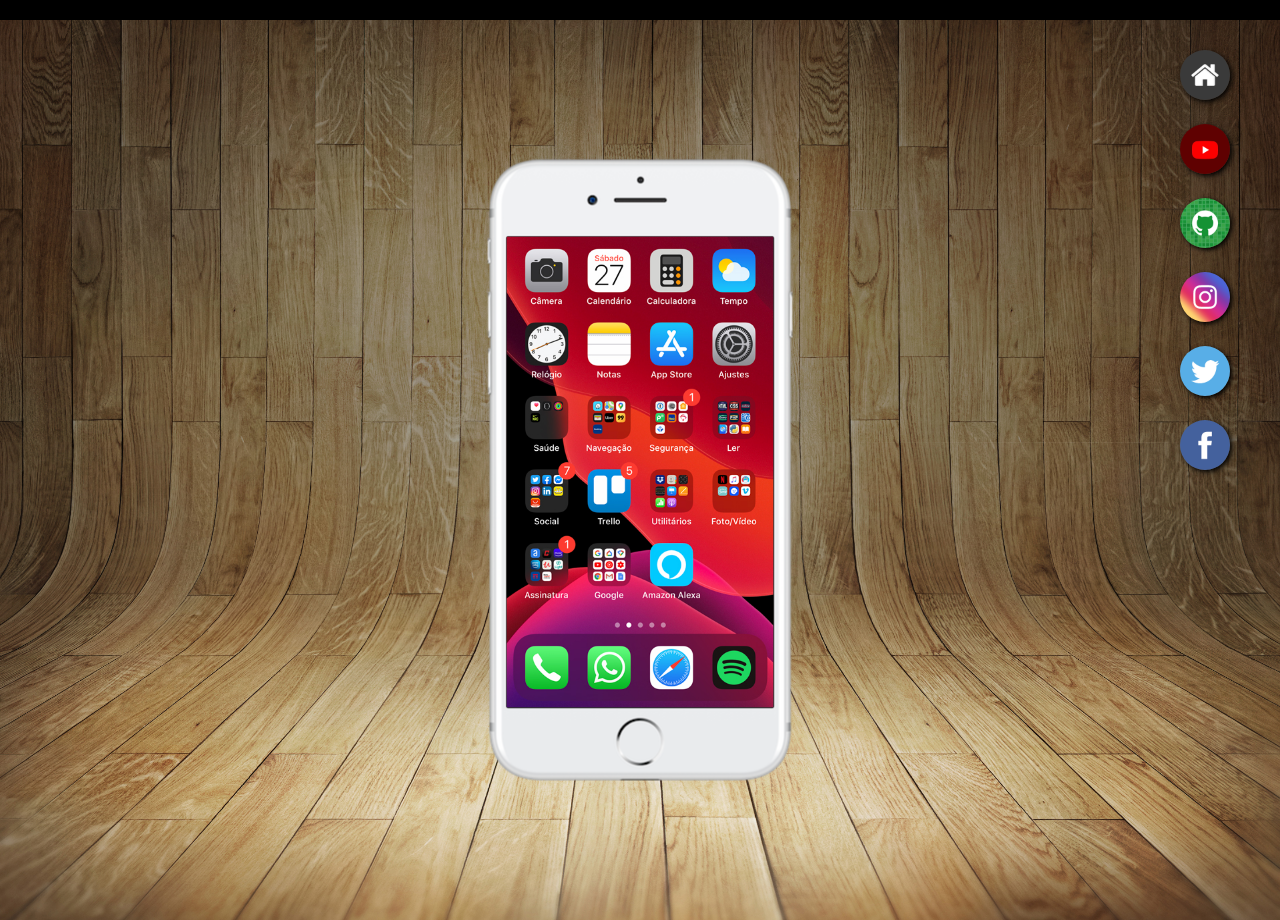
<file: index.html>
<!DOCTYPE html>
<html lang="pt-br">
<head>
    <meta charset="UTF-8">
    <meta http-equiv="X-UA-Compatible" content="IE=edge">
    <meta name="viewport" content="width=device-width, initial-scale=1.0">
    <title>Projeto Redes Sociais</title>
    <link rel="shortcut icon" href="favicon.ico" type="image/x-icon">
    <link rel="stylesheet" href="estilos/estilos.css">
</head>
<body>
    <main>
        <section id="telefone">
            <iframe src="home.html" frameborder="0" name="tela" id="tela">
                Seu navegador não é compatível com isso!
            </iframe>
        </section>
        <section id="redes-sociais">
            <a href="home.html" target="tela"><img src="imagens/logo-home.jpg" alt="home"></a><br>

            <a href="youtube.html" target="tela"><img src="imagens/logo-youtube.jpg" alt="youtube"></a><br>

            <a href="github.html" target="tela"><img src="imagens/logo-github.jpg" alt="github"></a><br>

            <a href="instagram.html" target="tela"><img src="imagens/logo-instagram.jpg" alt="instagram"></a><br>

            <a href="twitter.html" target="tela"><img src="imagens/logo-twitter.jpg" alt="twitter"></a><br>

            <a href="facebook.html" target="tela"><img src="imagens/logo-facebook.jpg" alt="facebook"></a><br>
        </section>
    </main>

    <!-- Grid Layout / FlexBox -->
</body>
</html>
</file>
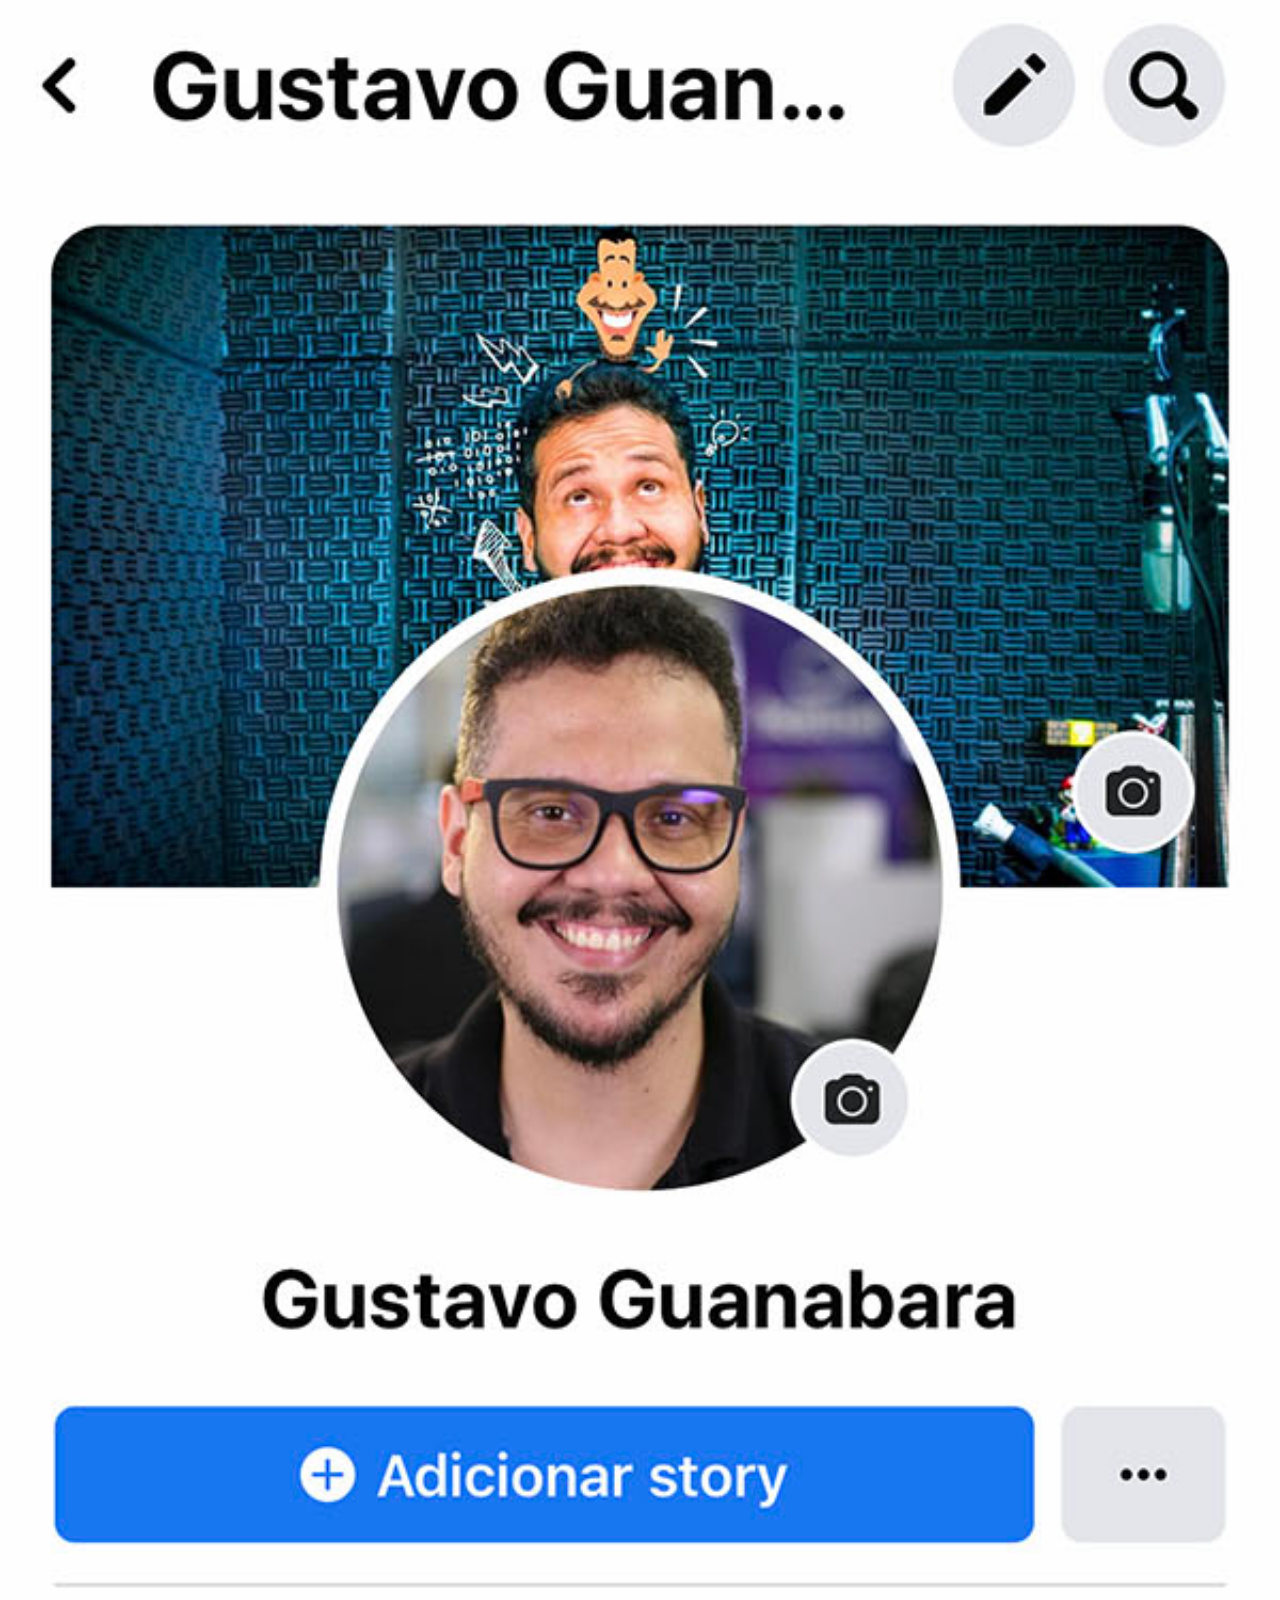
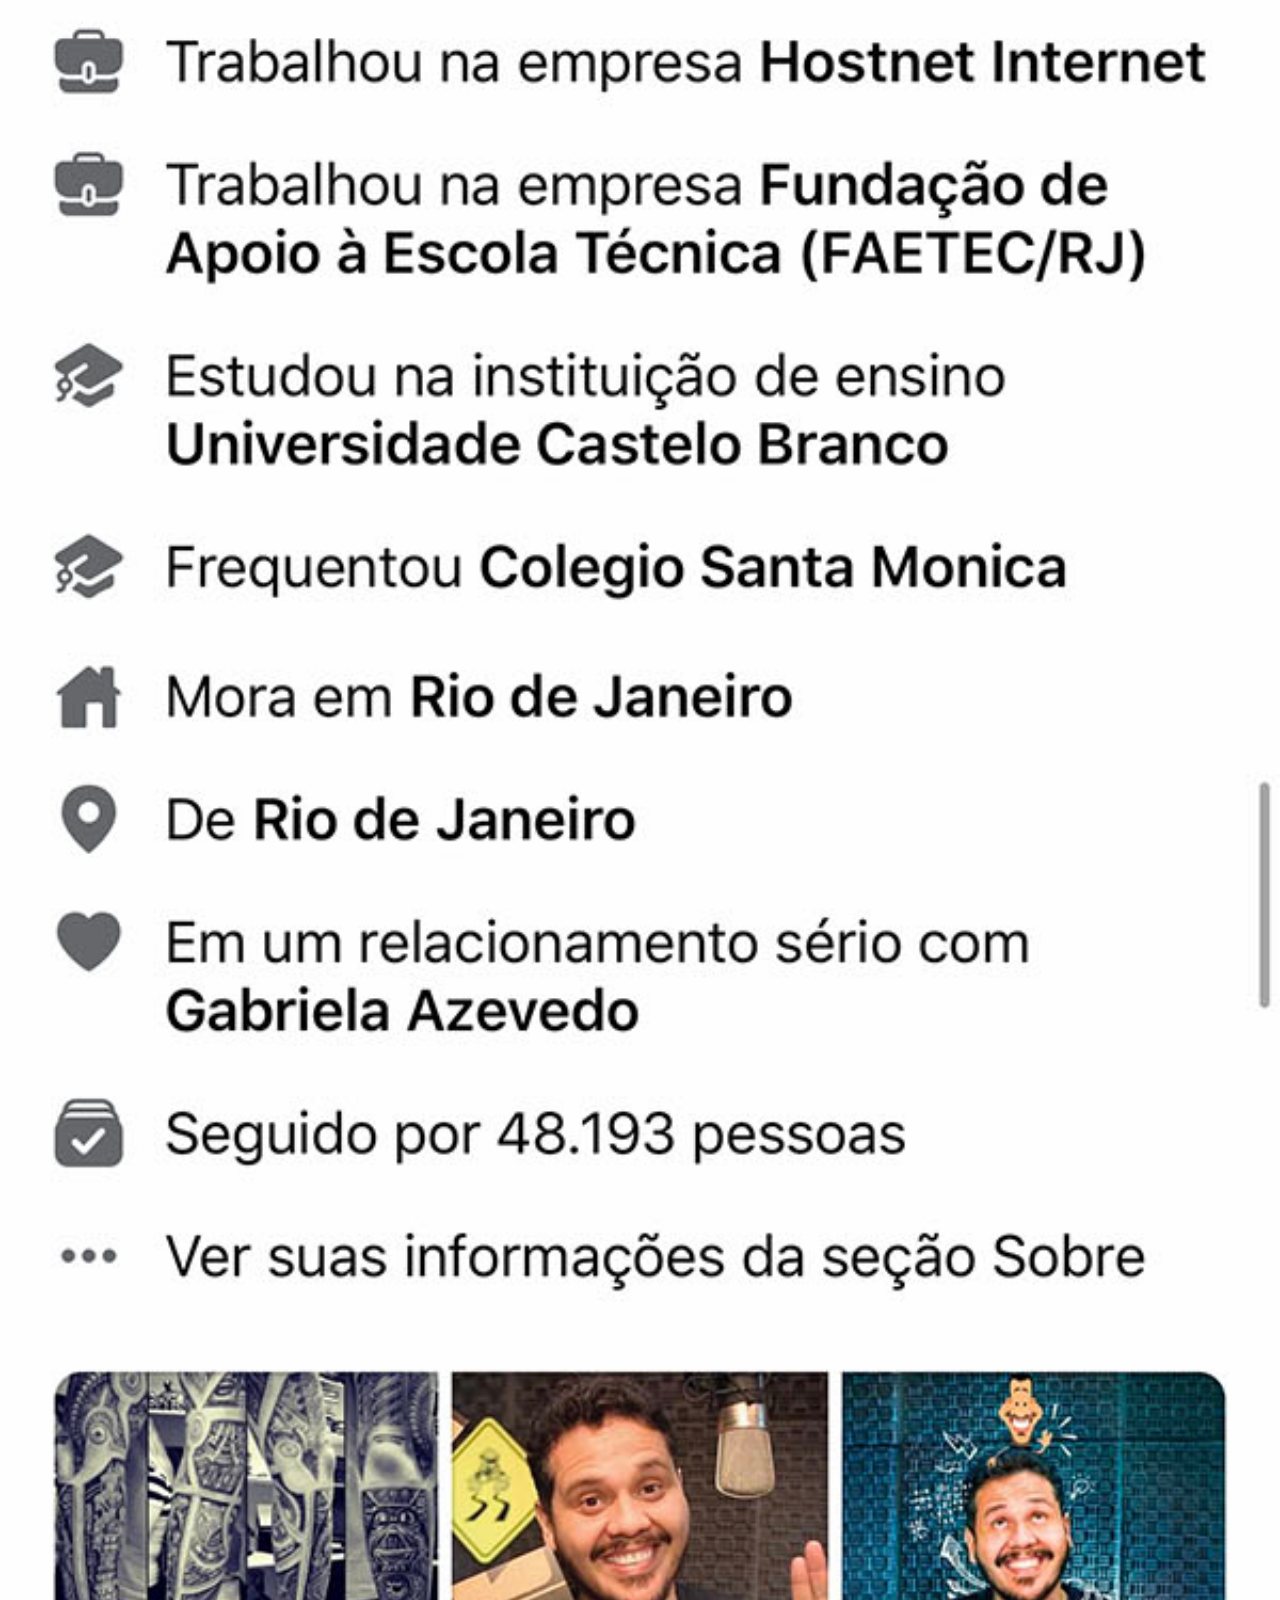
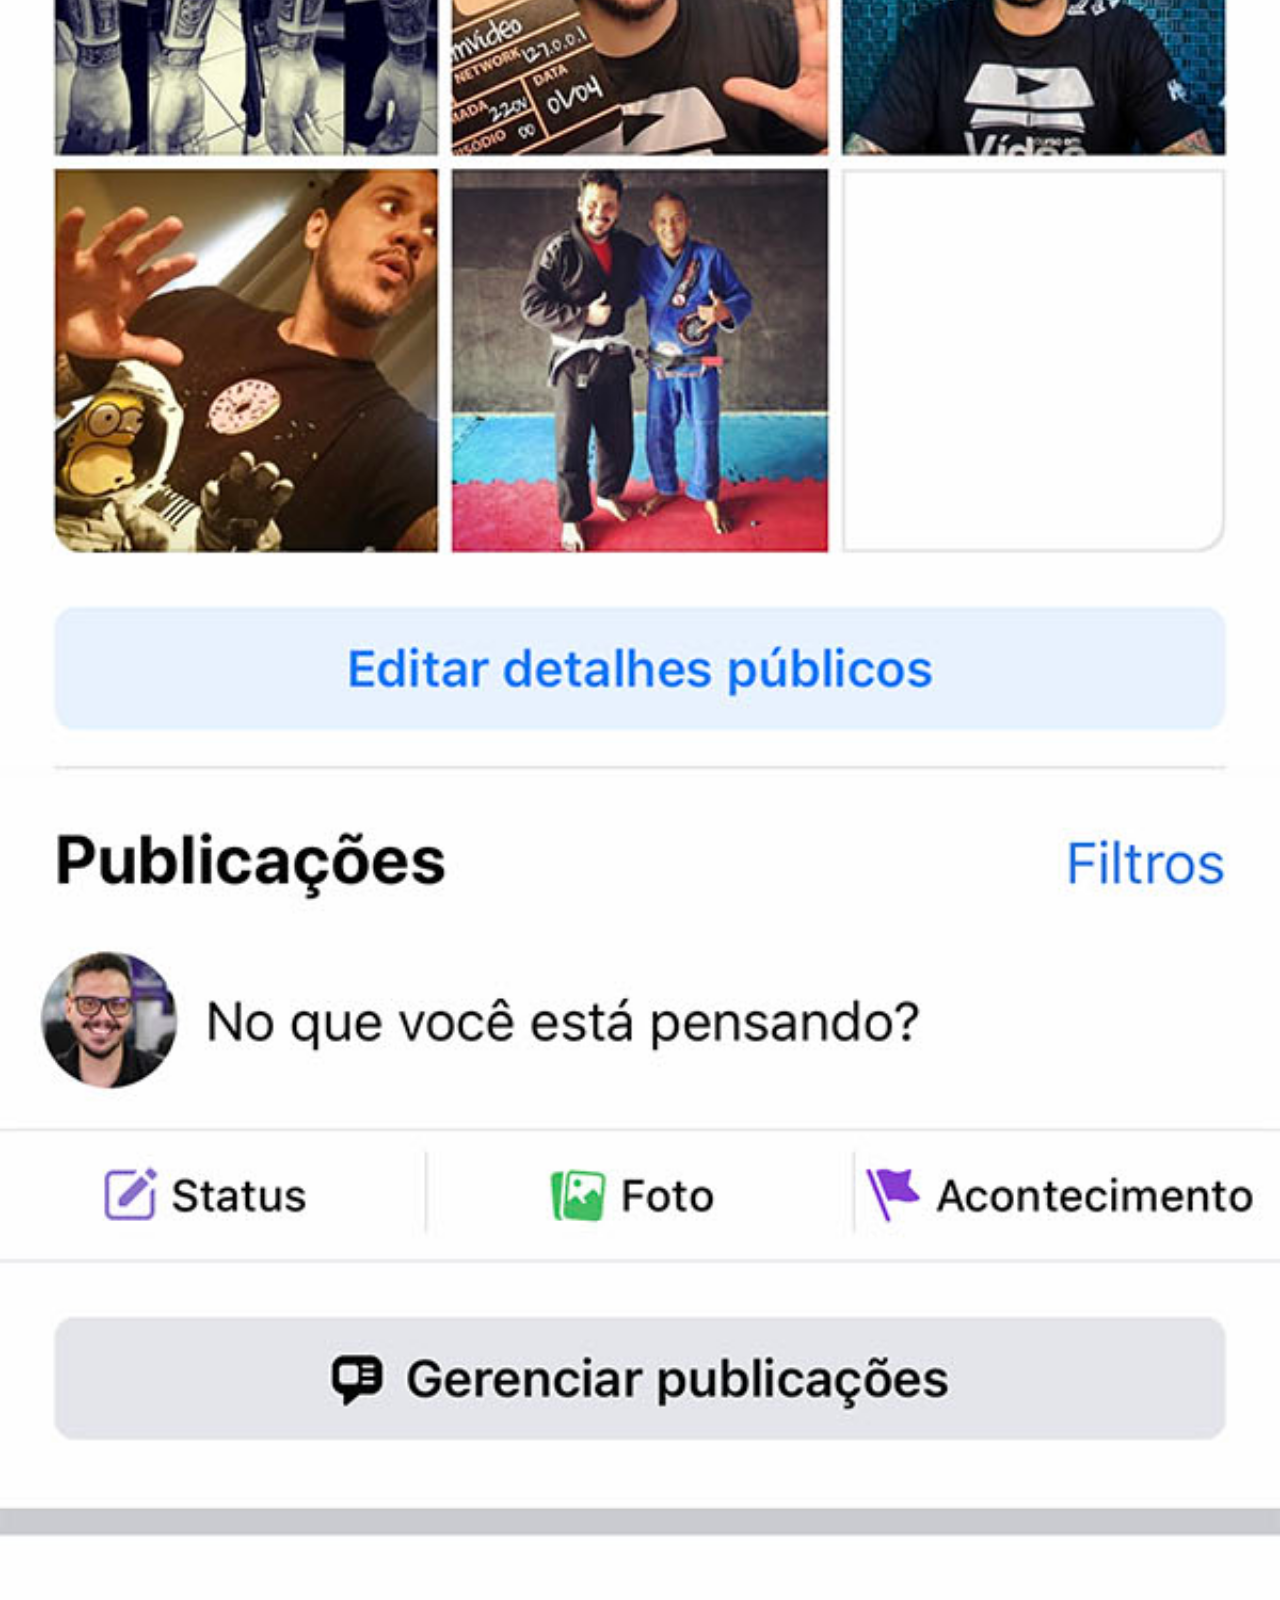
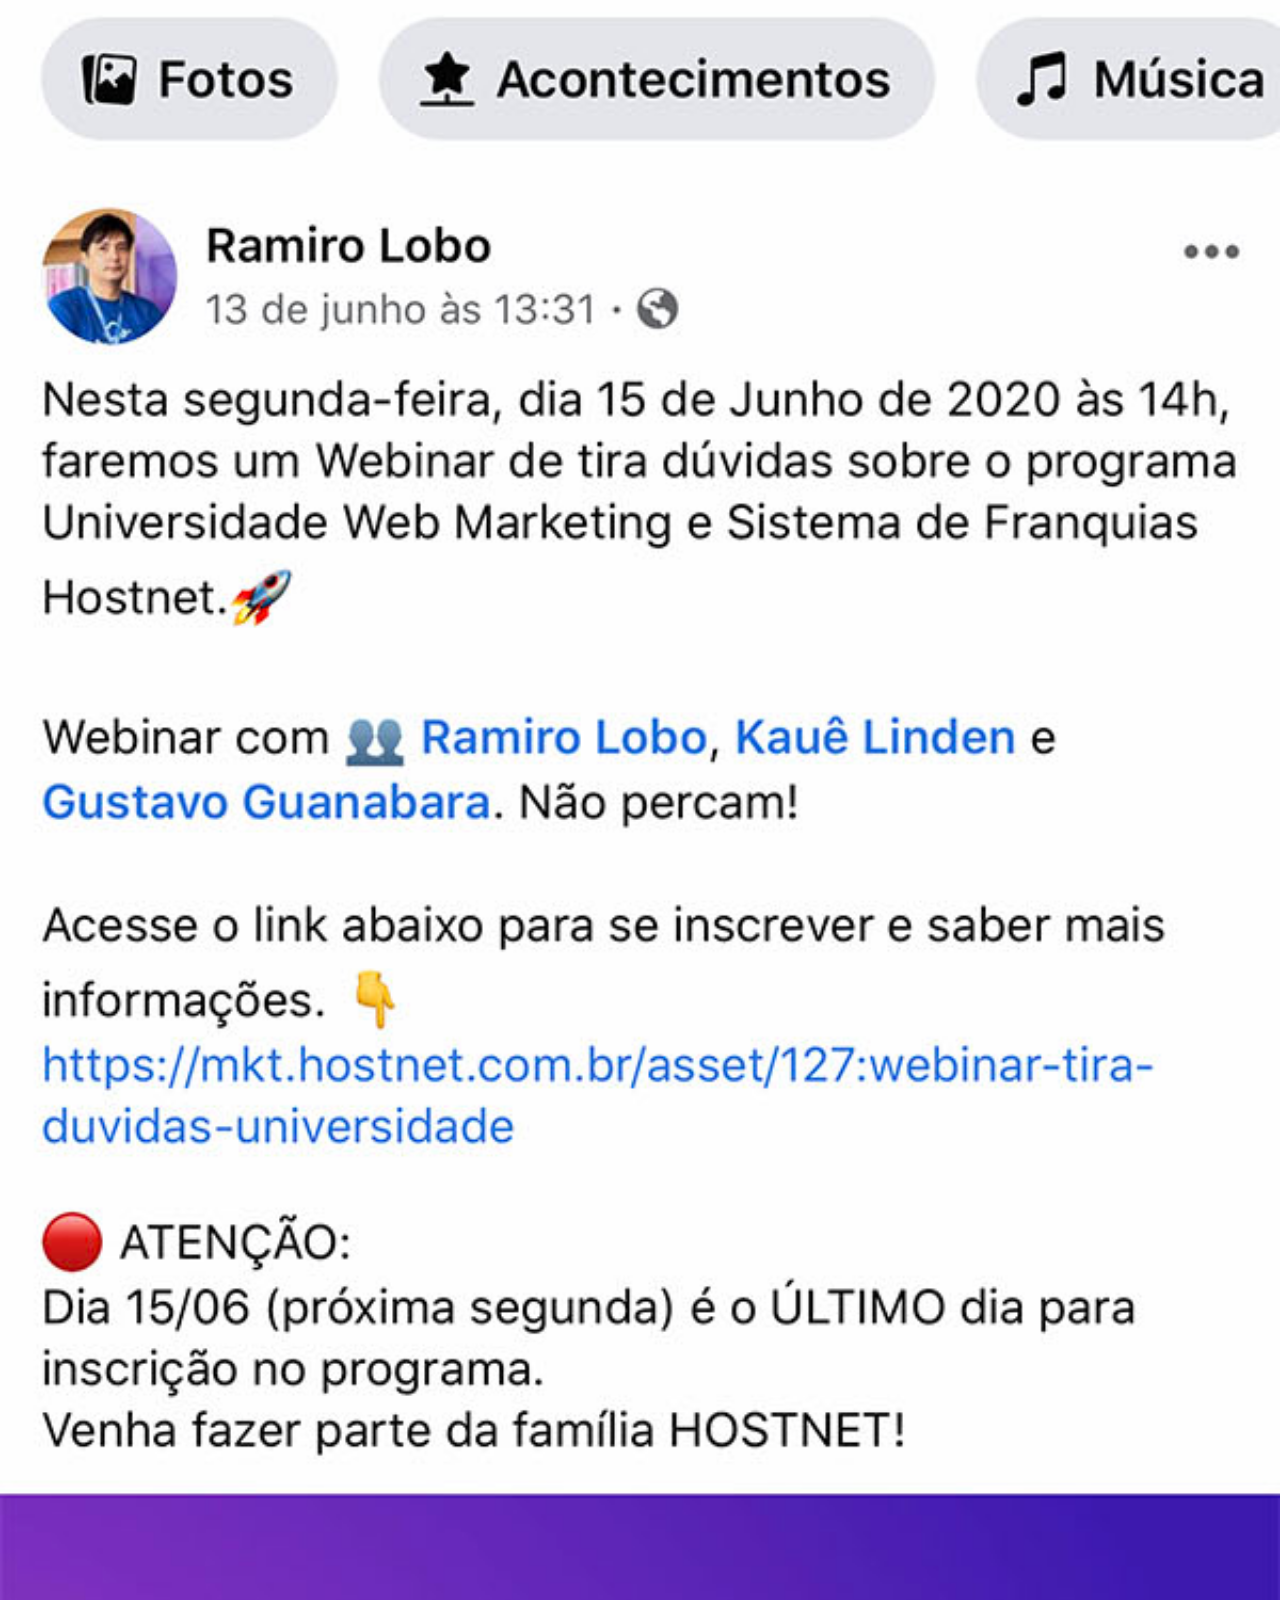
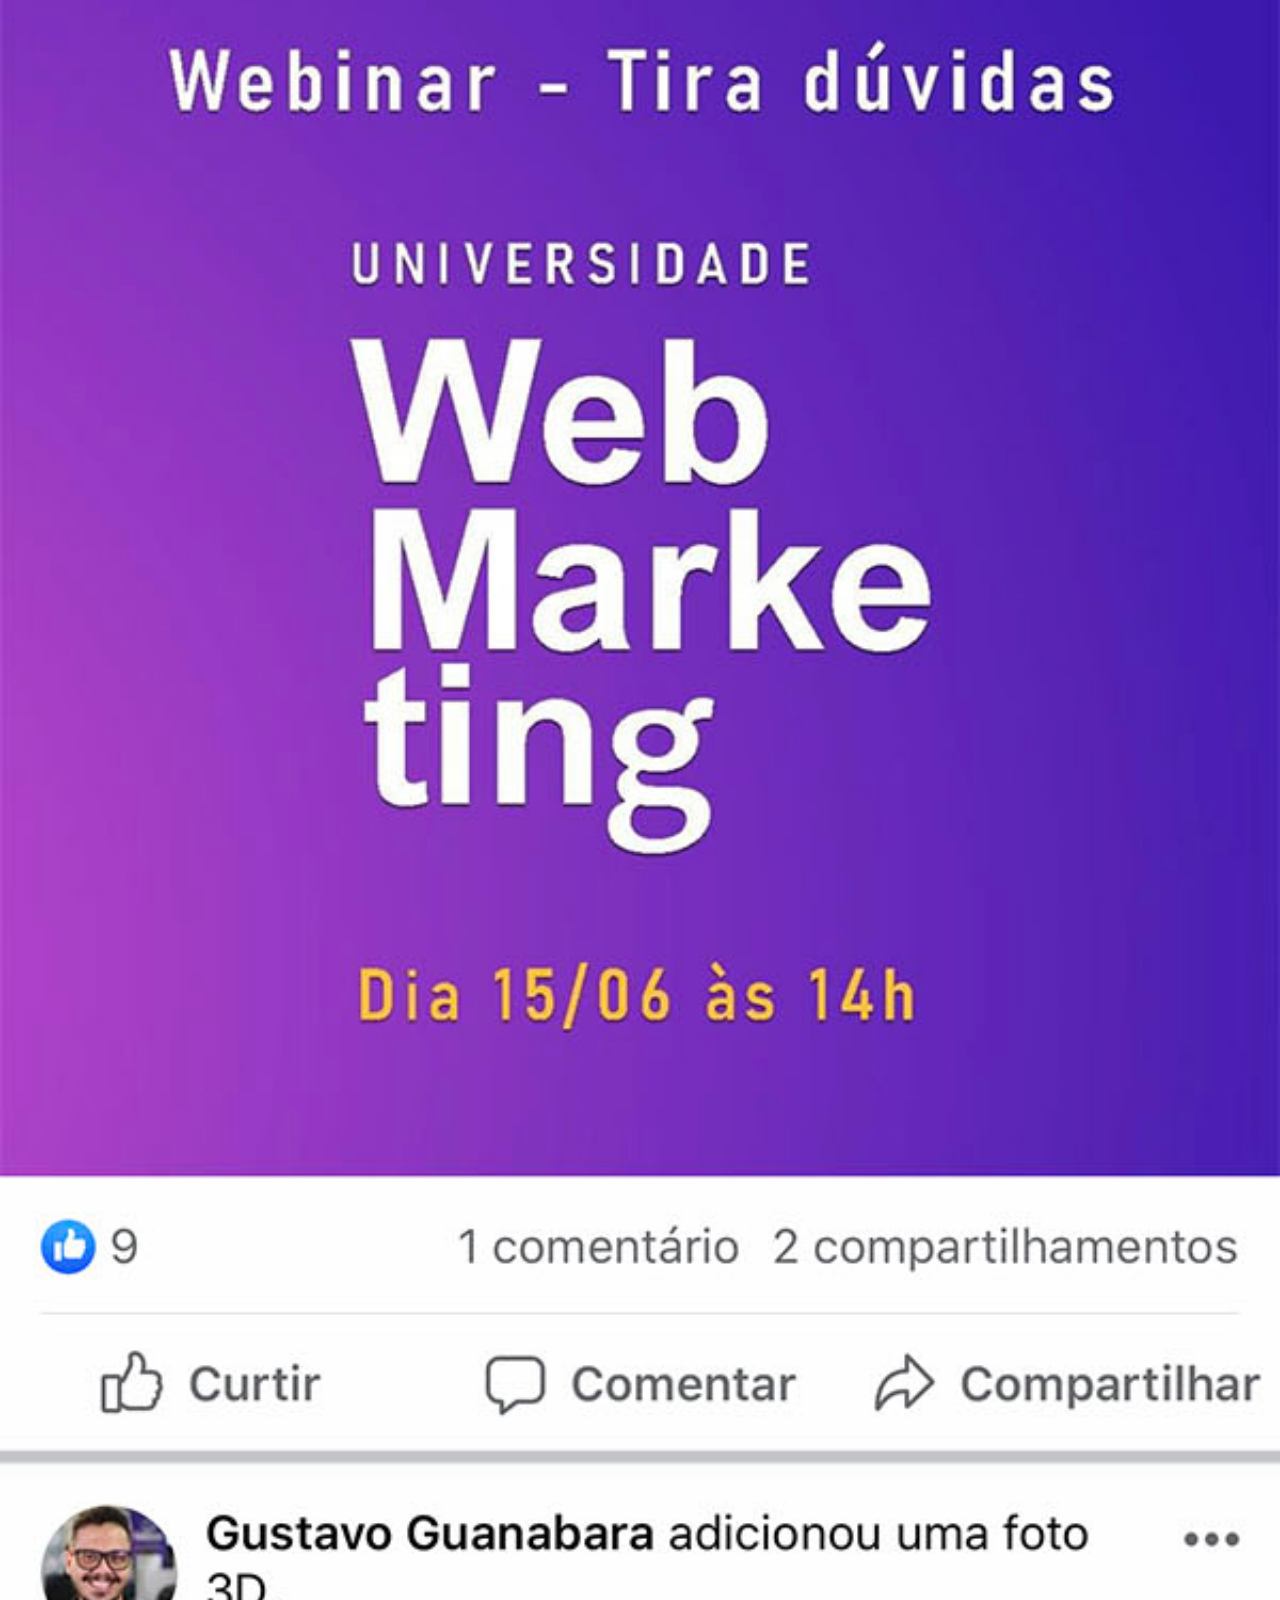
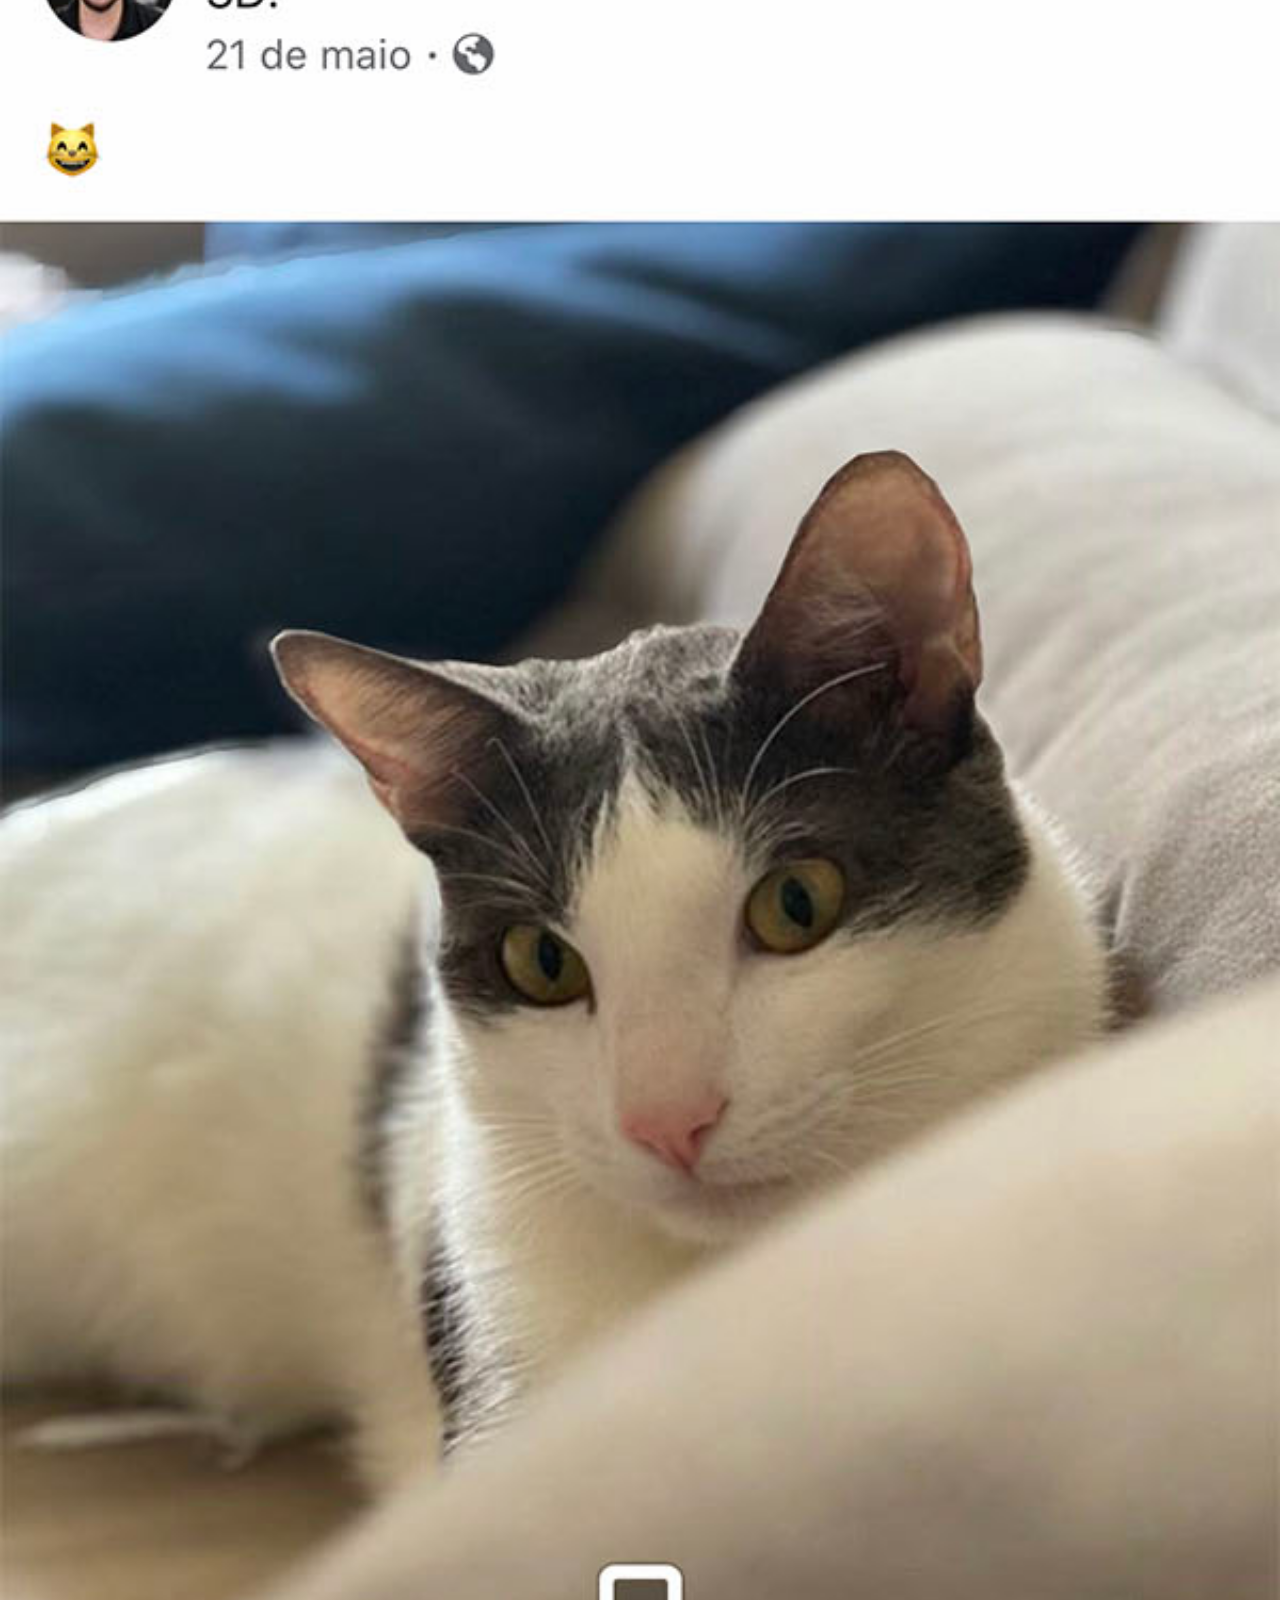
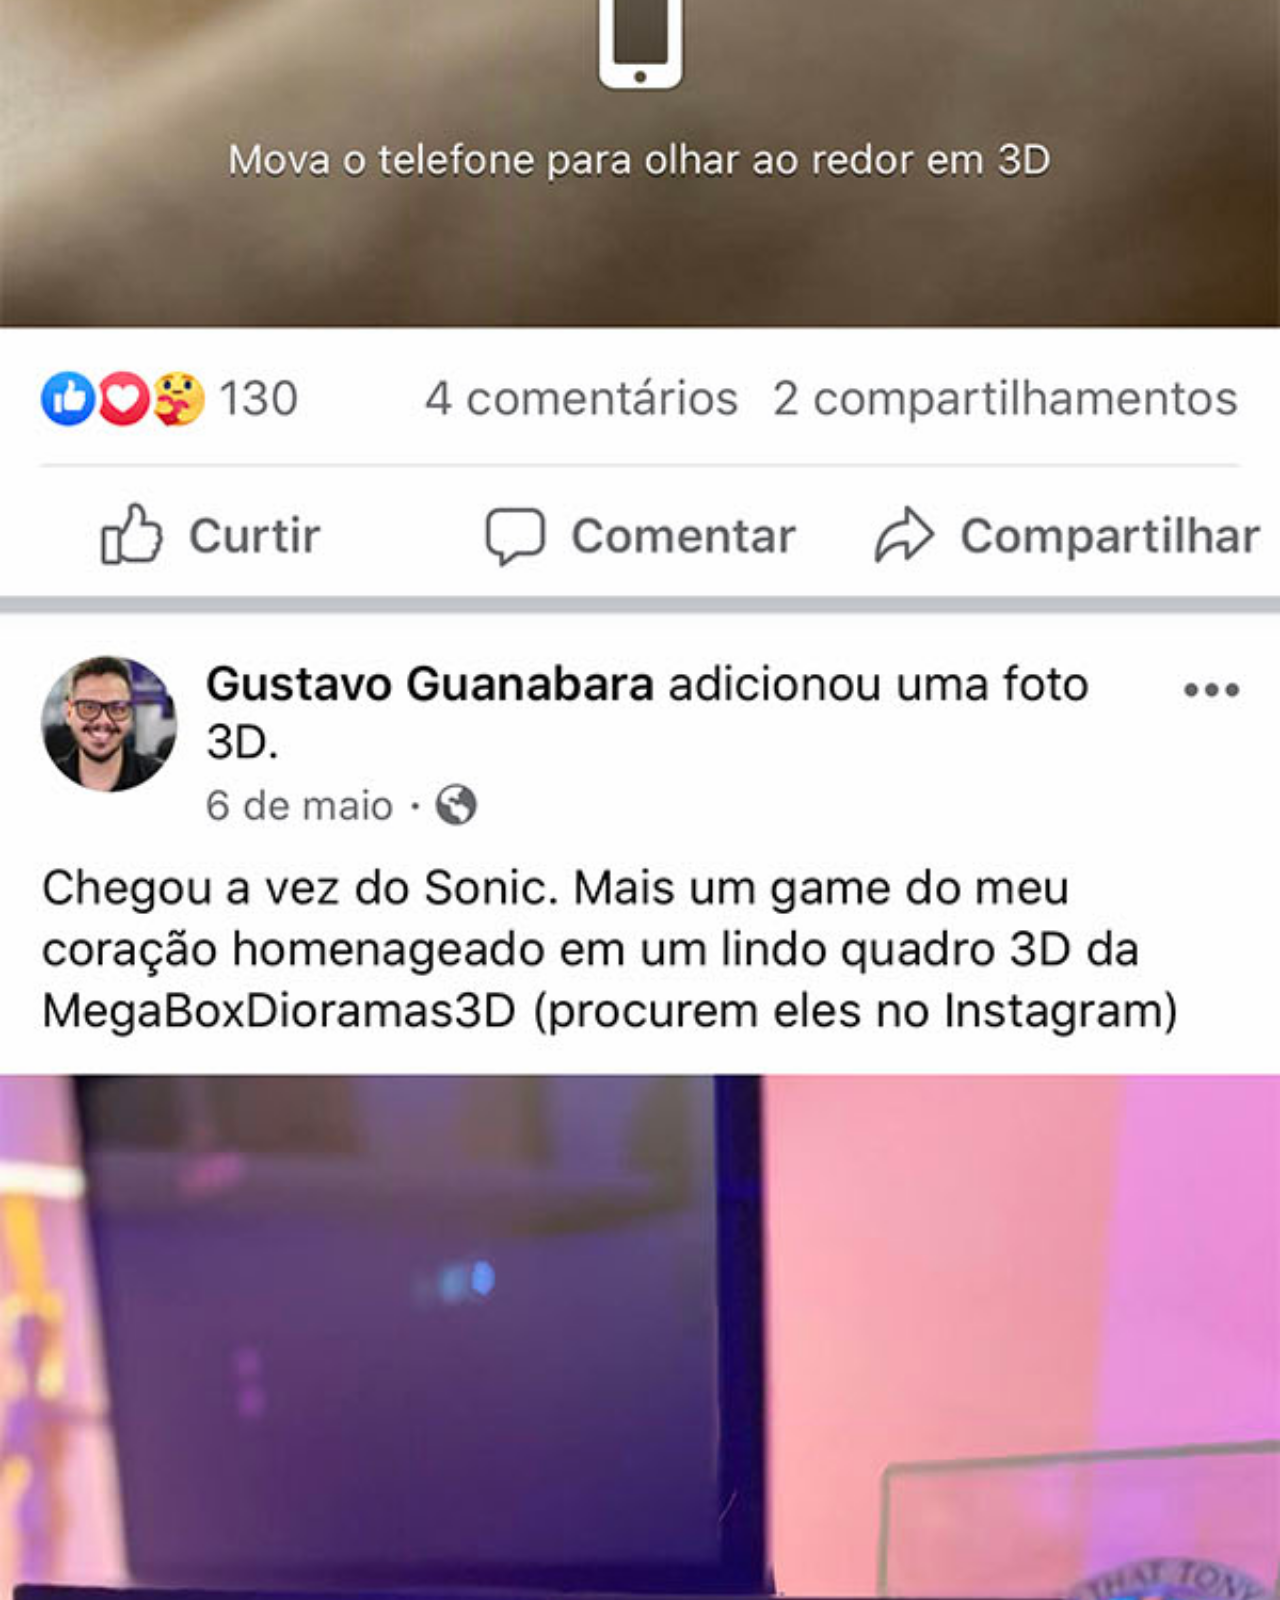
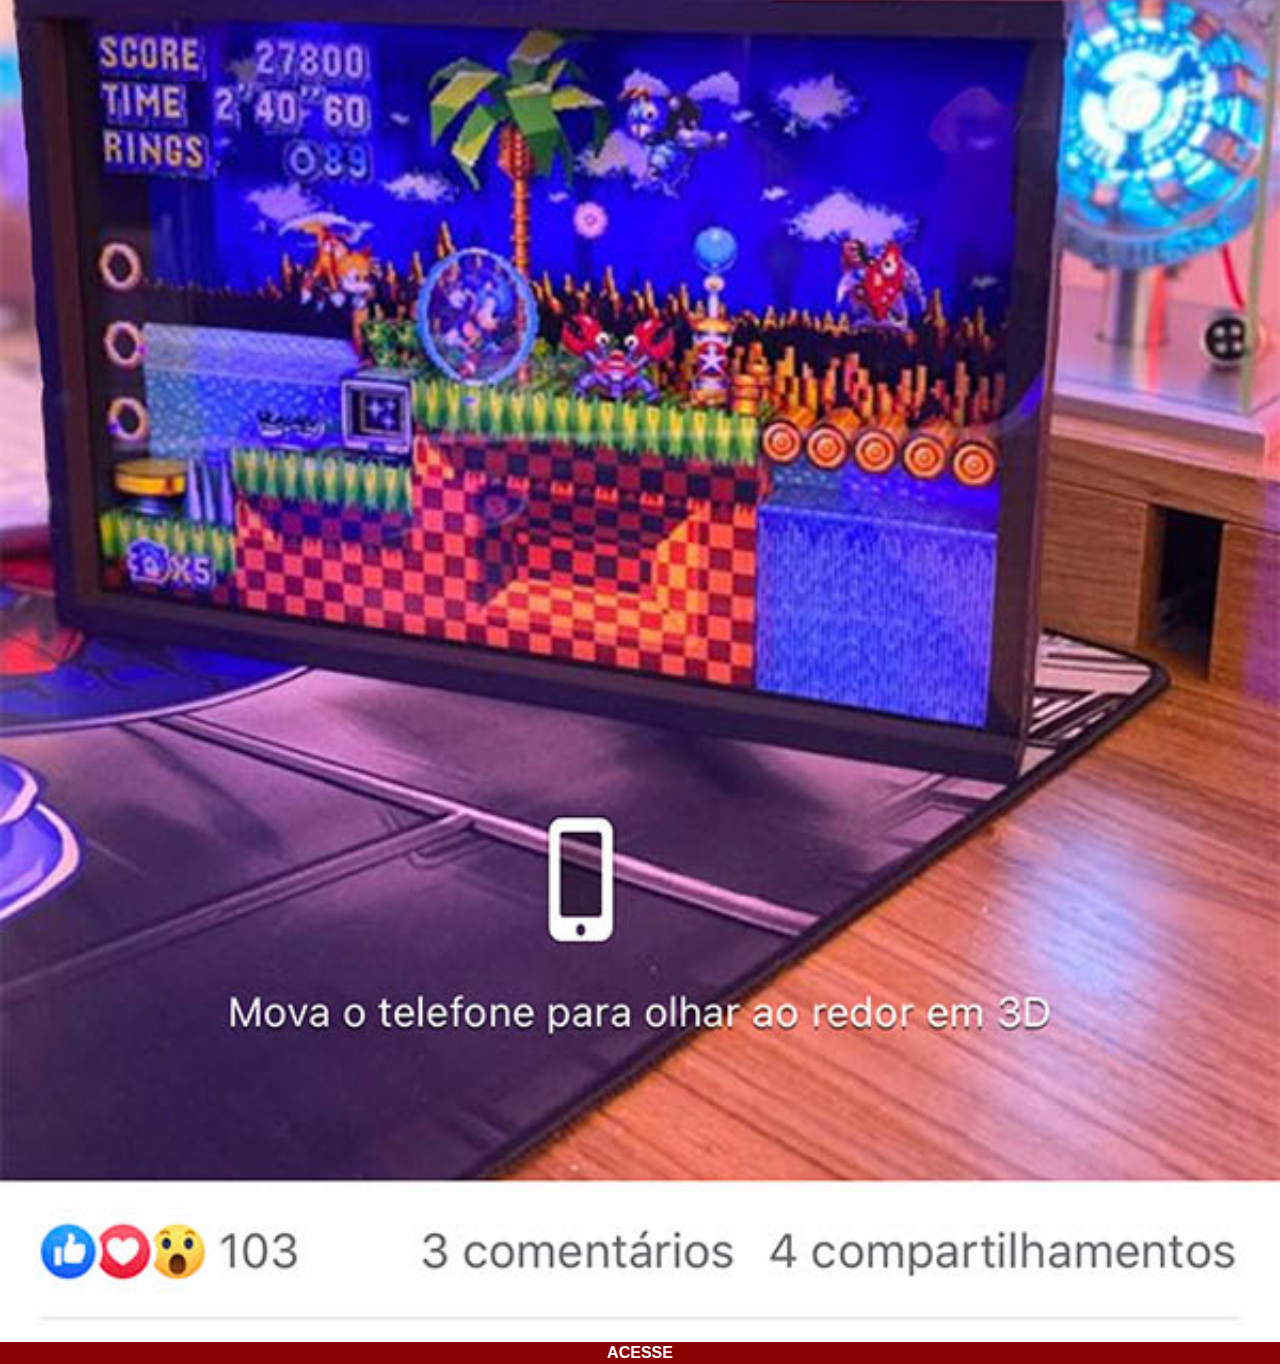
<file: facebook.html>
<!DOCTYPE html>
<html lang="pt-br">
<head>
    <meta charset="UTF-8">
    <meta http-equiv="X-UA-Compatible" content="IE=edge">
    <meta name="viewport" content="width=device-width, initial-scale=1.0">
    <title>Facebook</title>
    <link rel="stylesheet" href="estilos/social.css">
</head>
<body>
    <img src="imagens/tela-facebook.jpg" alt="facebook">
    <a href="https://pt-br.facebook.com/gustavoguanabara">ACESSE</a>
</body>
</html>
</file>
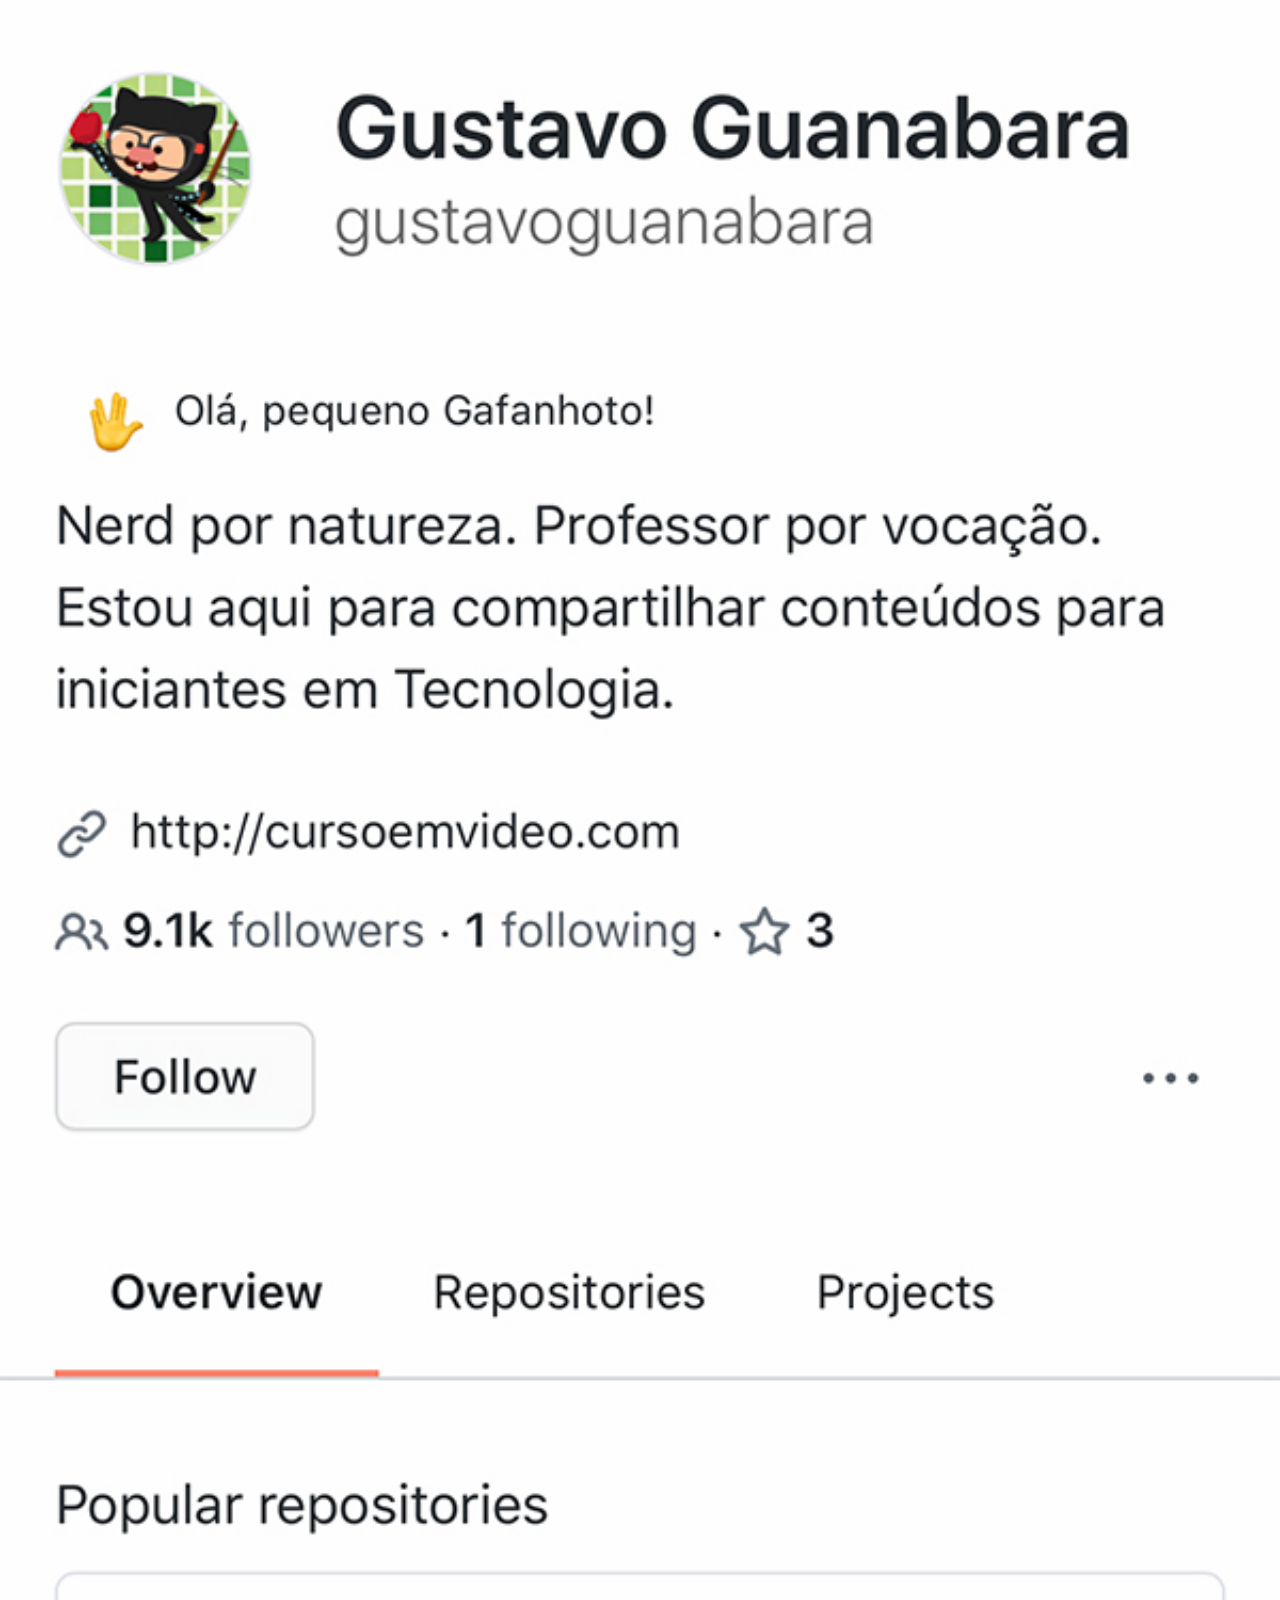
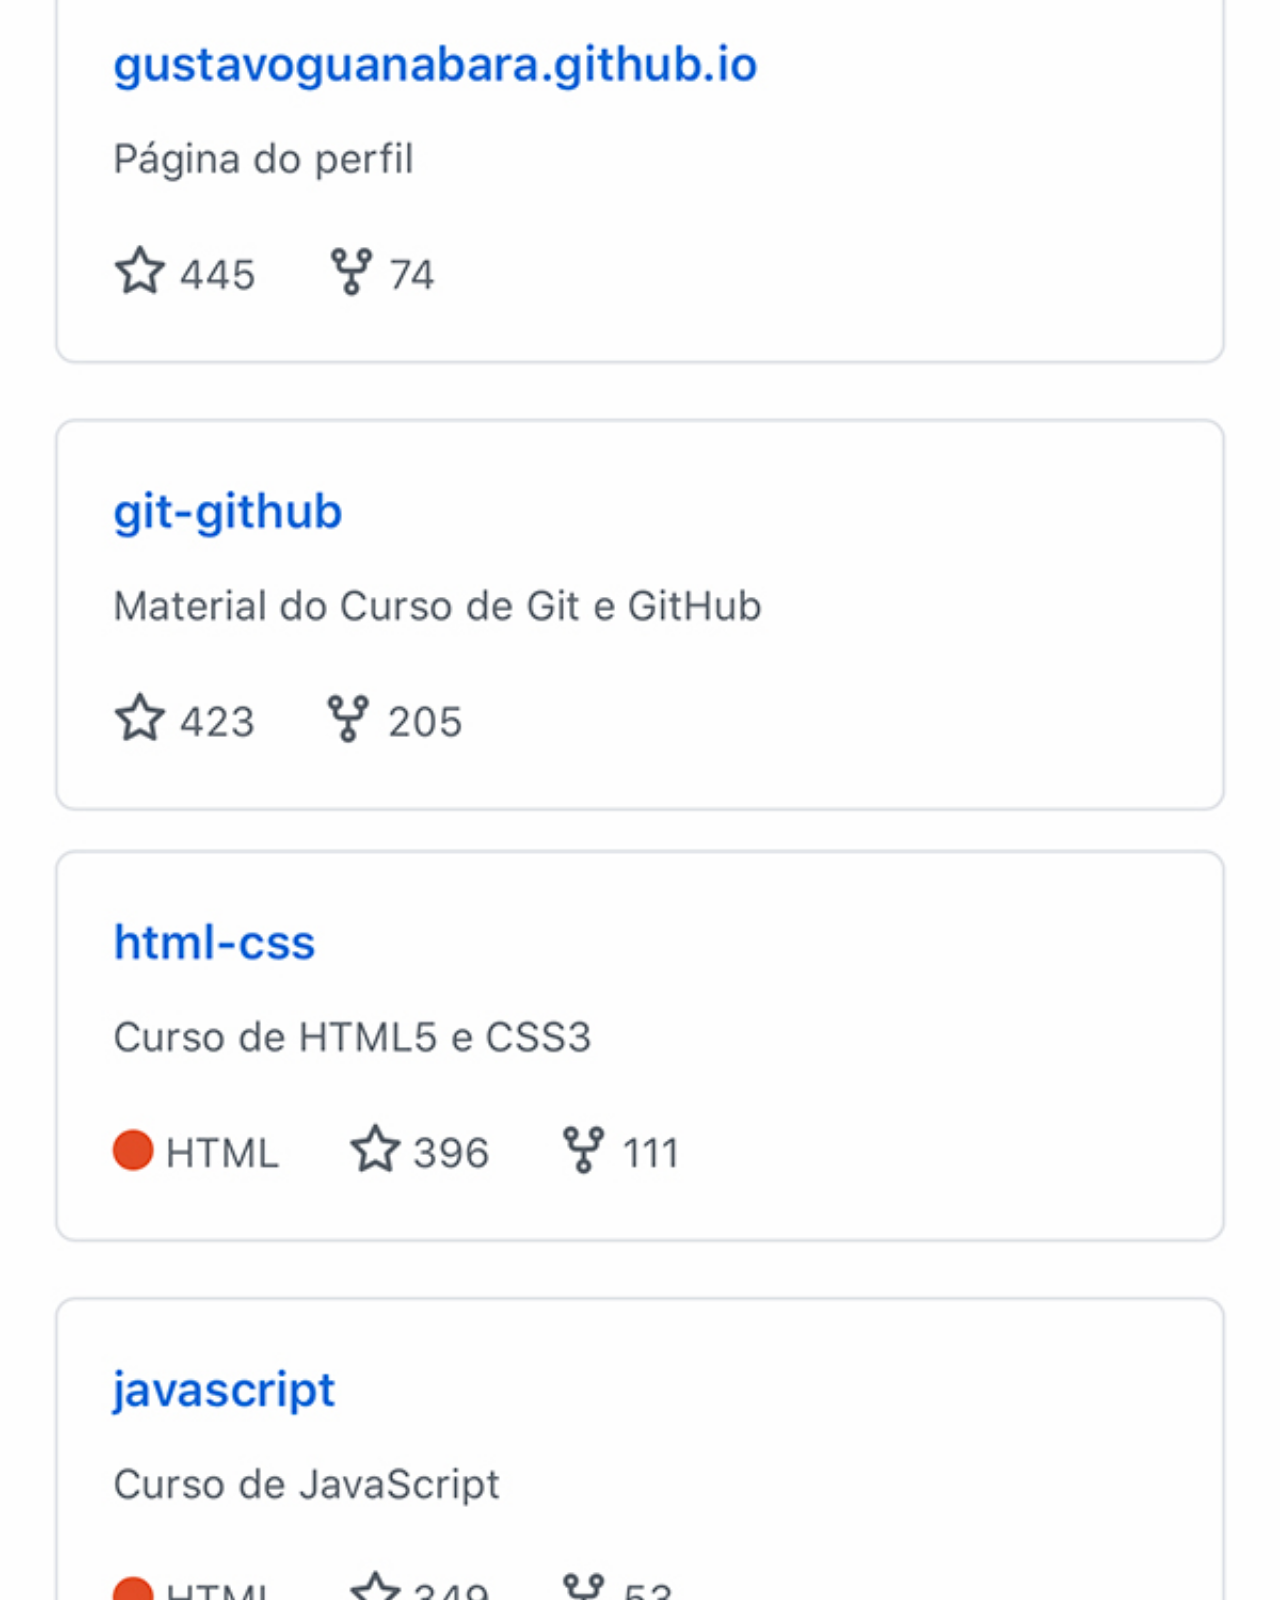
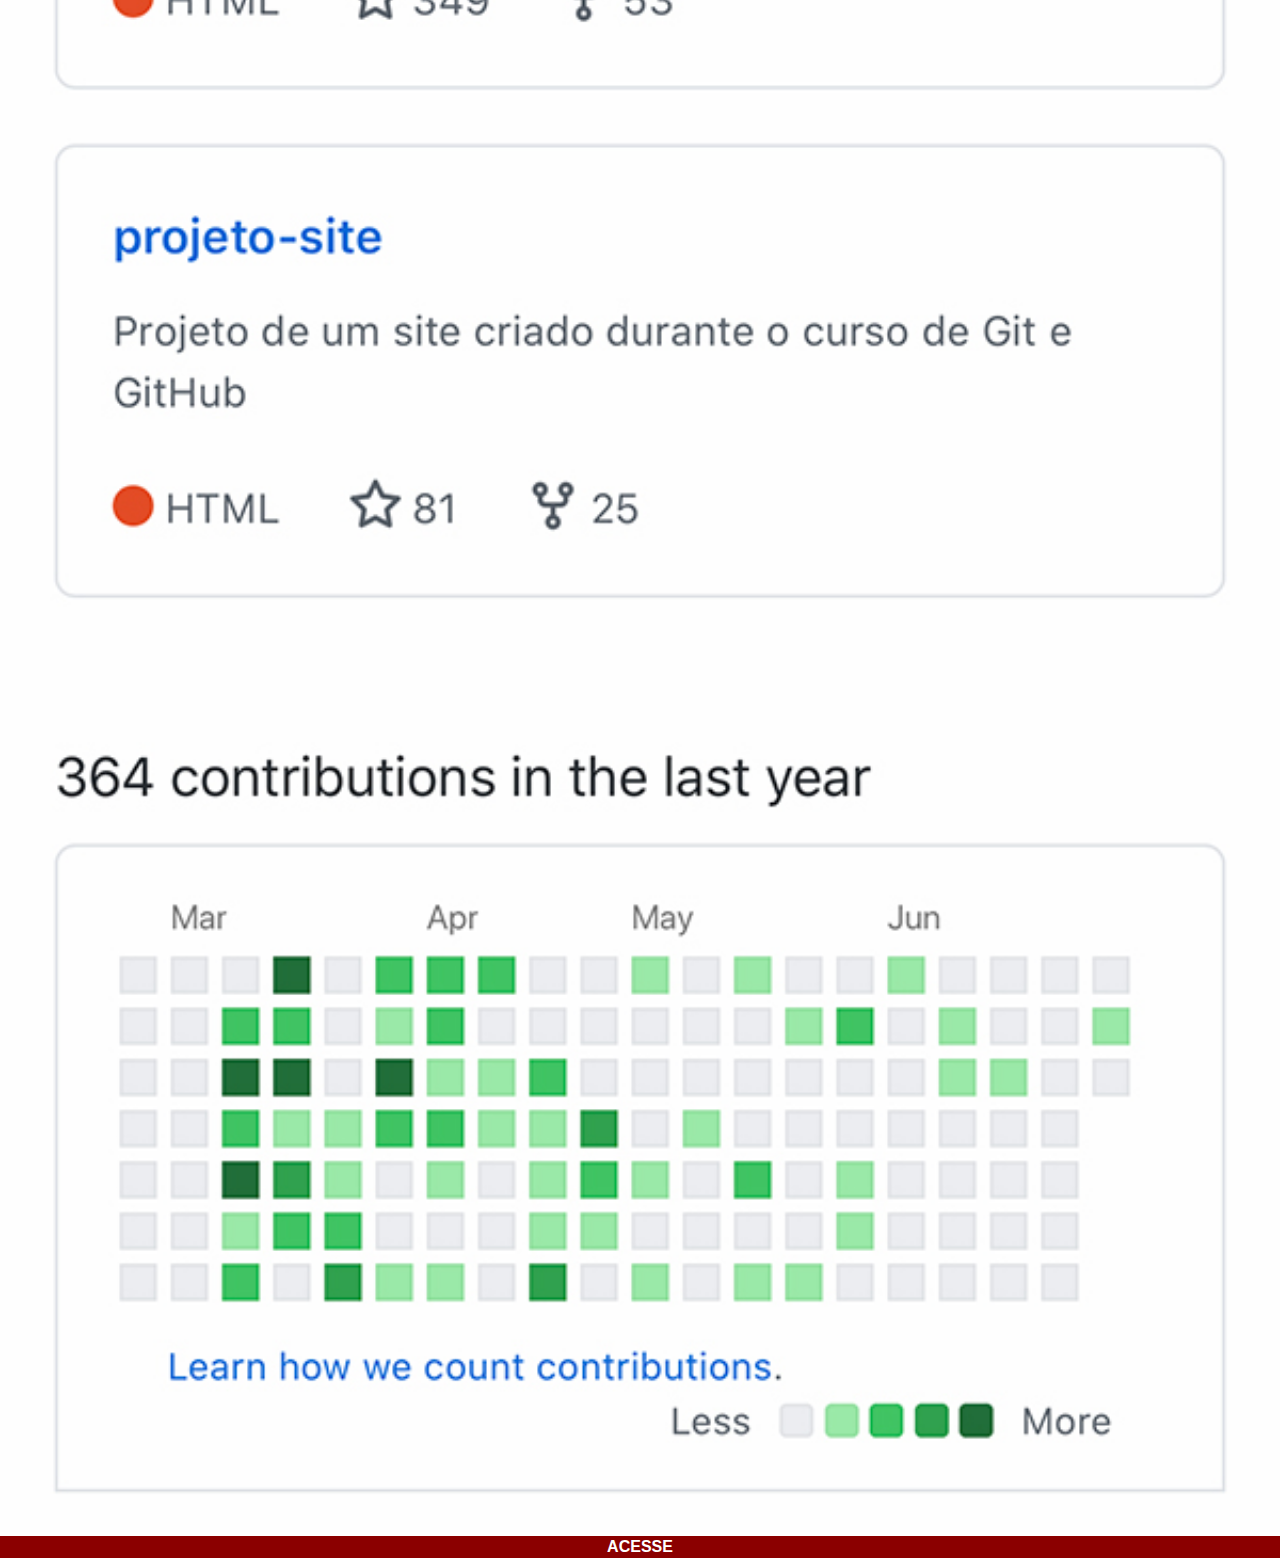
<file: github.html>
<!DOCTYPE html>
<html lang="pt-br">
<head>
    <meta charset="UTF-8">
    <meta http-equiv="X-UA-Compatible" content="IE=edge">
    <meta name="viewport" content="width=device-width, initial-scale=1.0">
    <title>Github</title>
    <link rel="stylesheet" href="estilos/social.css">
</head>
<body>
    <img src="imagens/tela-github.jpg" alt="Github">
    <a href="https://github.com/gustavoguanabara/" target="_blank">ACESSE</a>
</body>
</html>
</file>
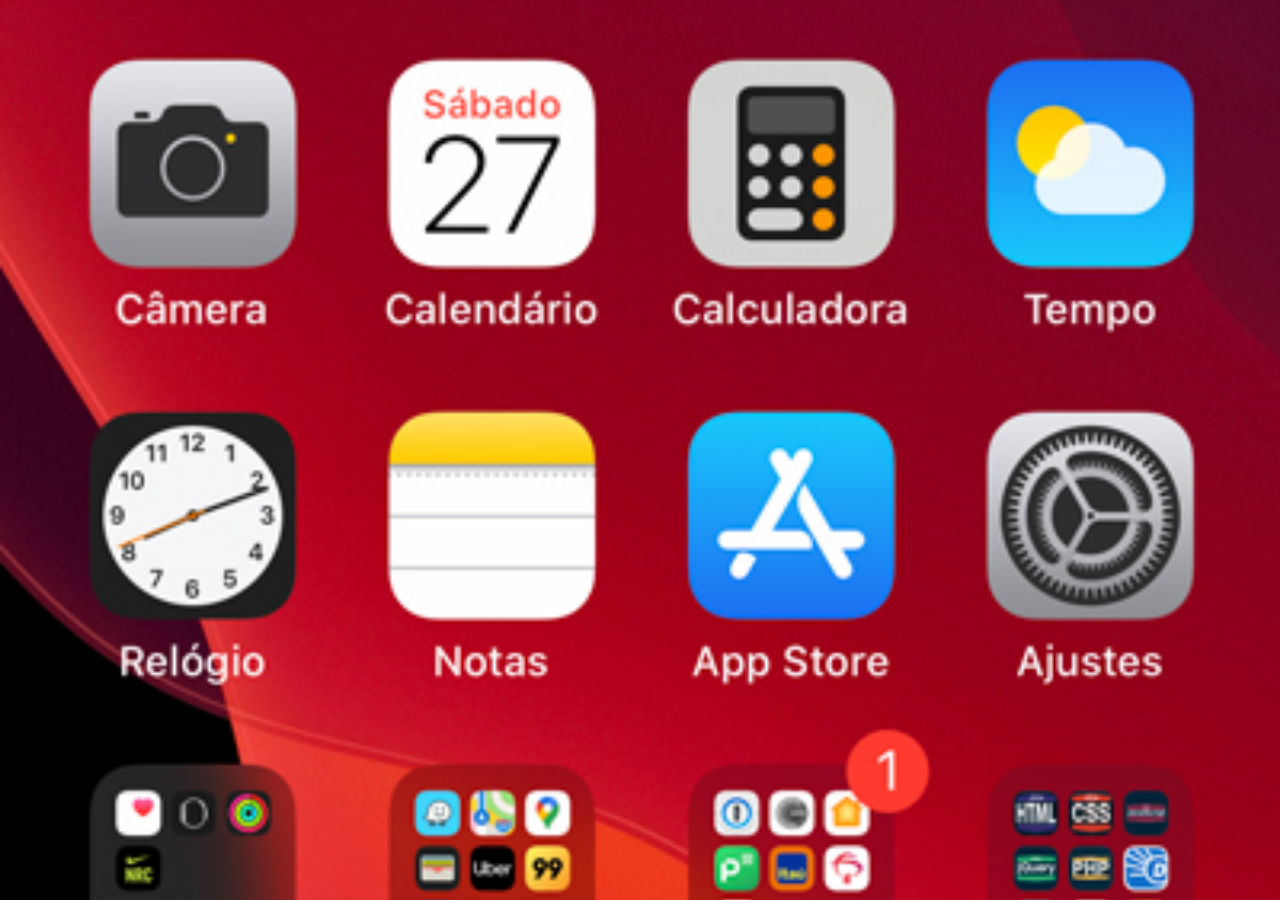
<file: home.html>
<!DOCTYPE html>
<html lang="pt-br">
<head>
    <meta charset="UTF-8">
    <meta http-equiv="X-UA-Compatible" content="IE=edge">
    <meta name="viewport" content="width=device-width, initial-scale=1.0">
    <title>Home</title>
    <style>
        *
        {
            margin: 0px;
            padding: 0px;

        }

        body
        {
            width: 100vw;
            height: 100vh;
            background: black url('imagens/tela-home.jpg') no-repeat top center;
            background-size: cover; /*background cobrindo 100% da tela do telefone*/

        }
    </style>
</head>
<body>
    <!-- Configuração da tela da home -->
</body>
</html>
</file>
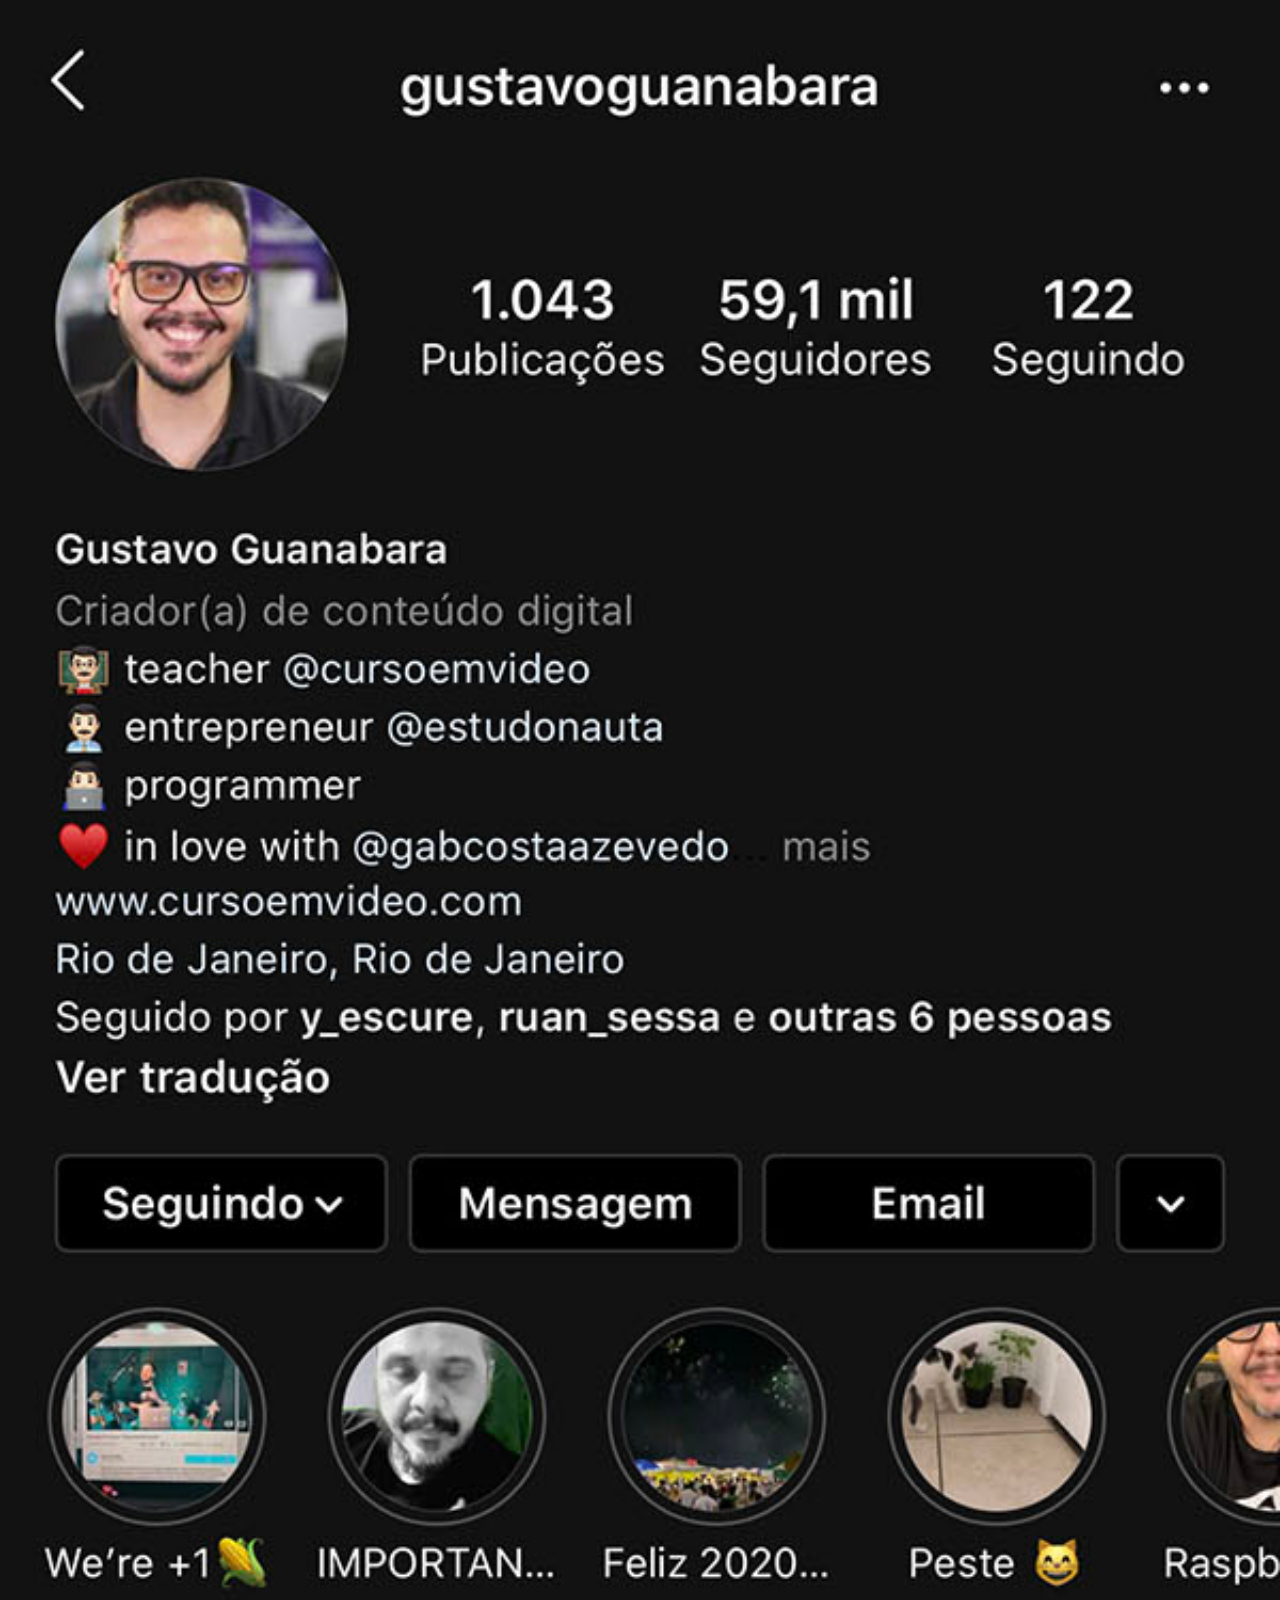
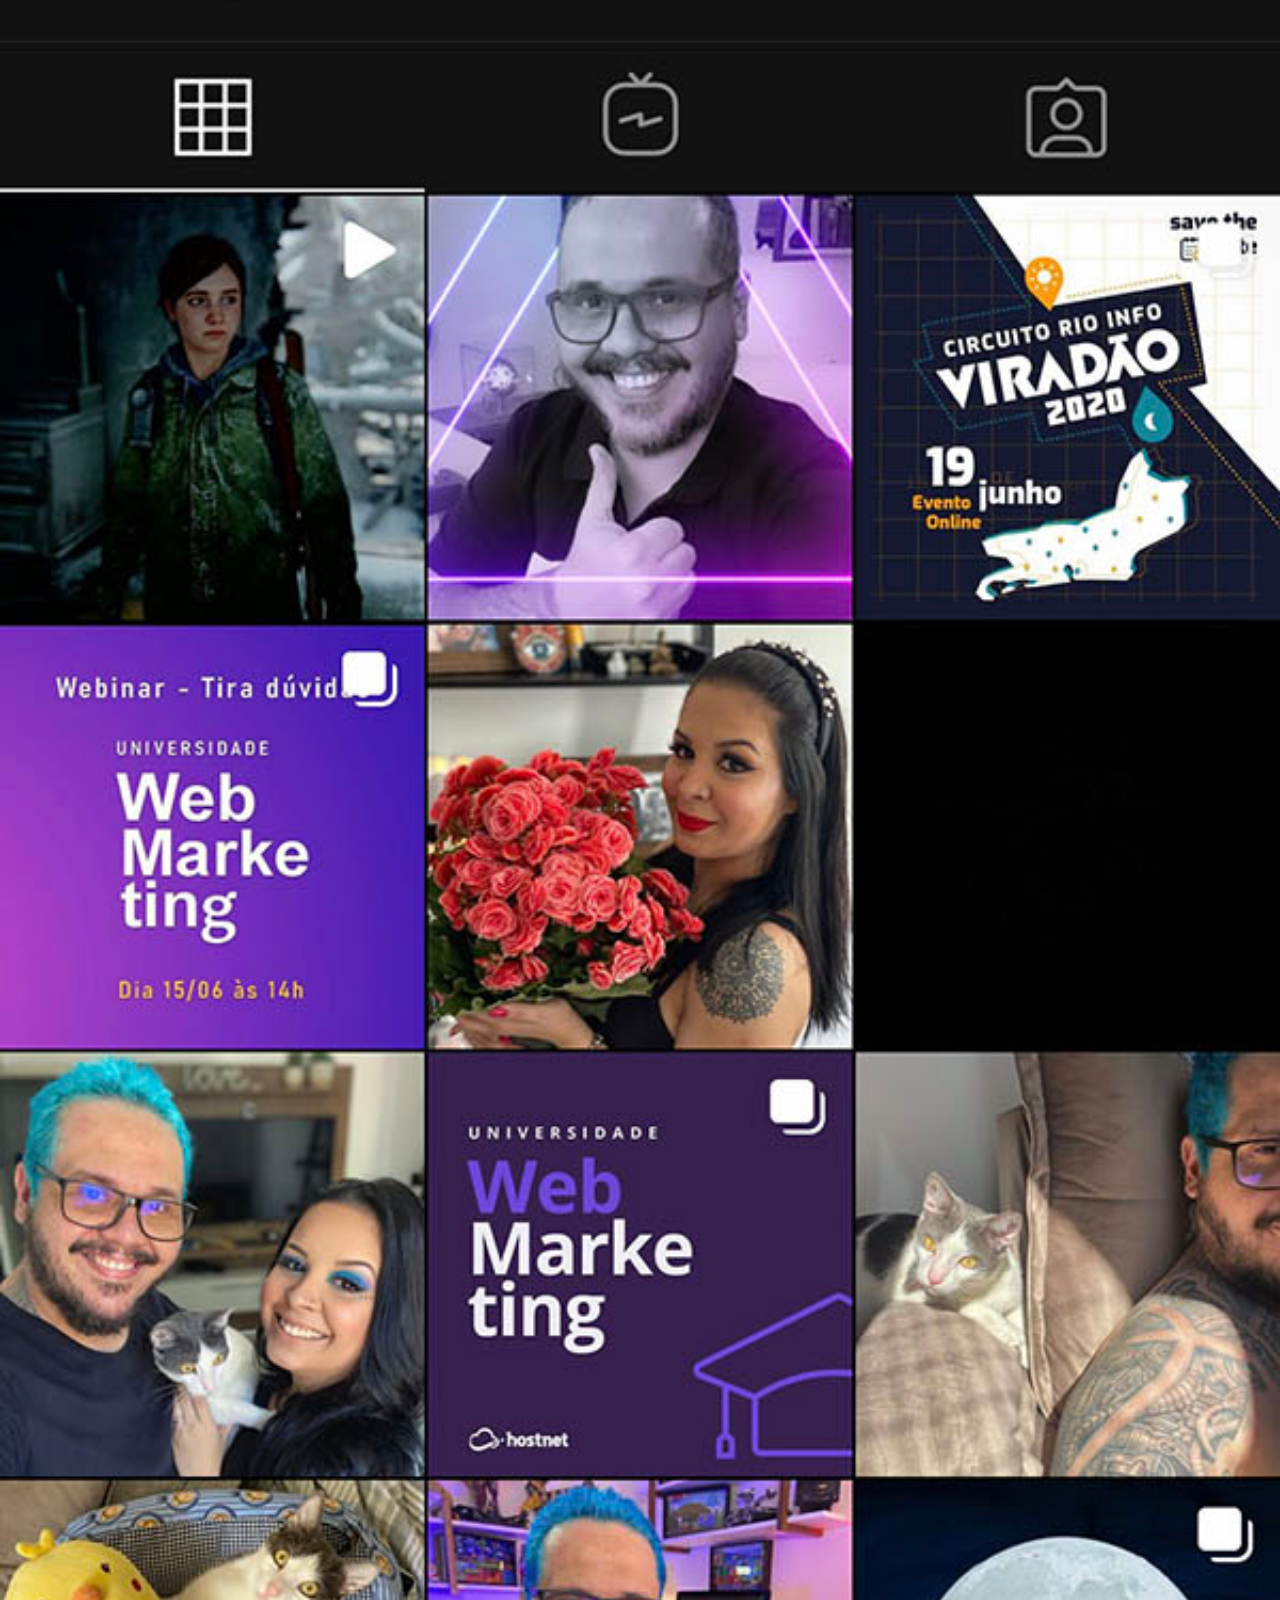
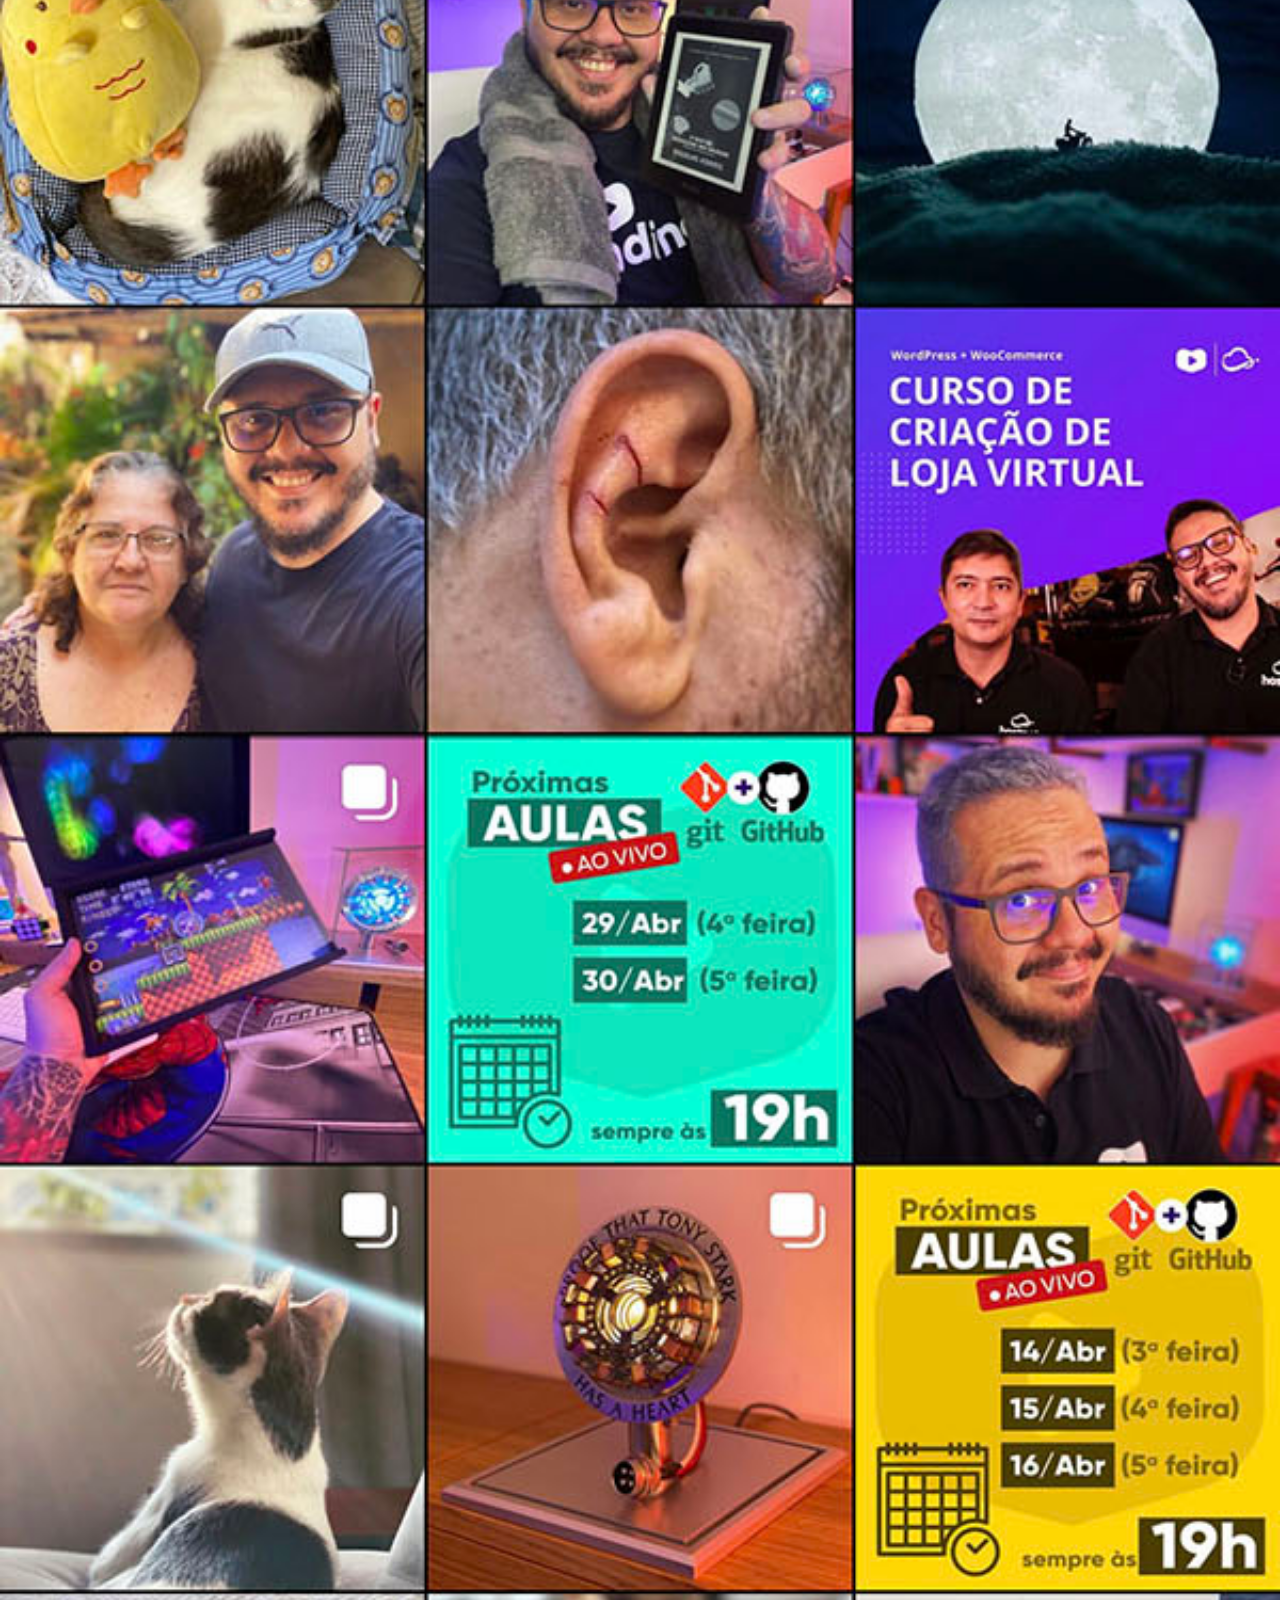
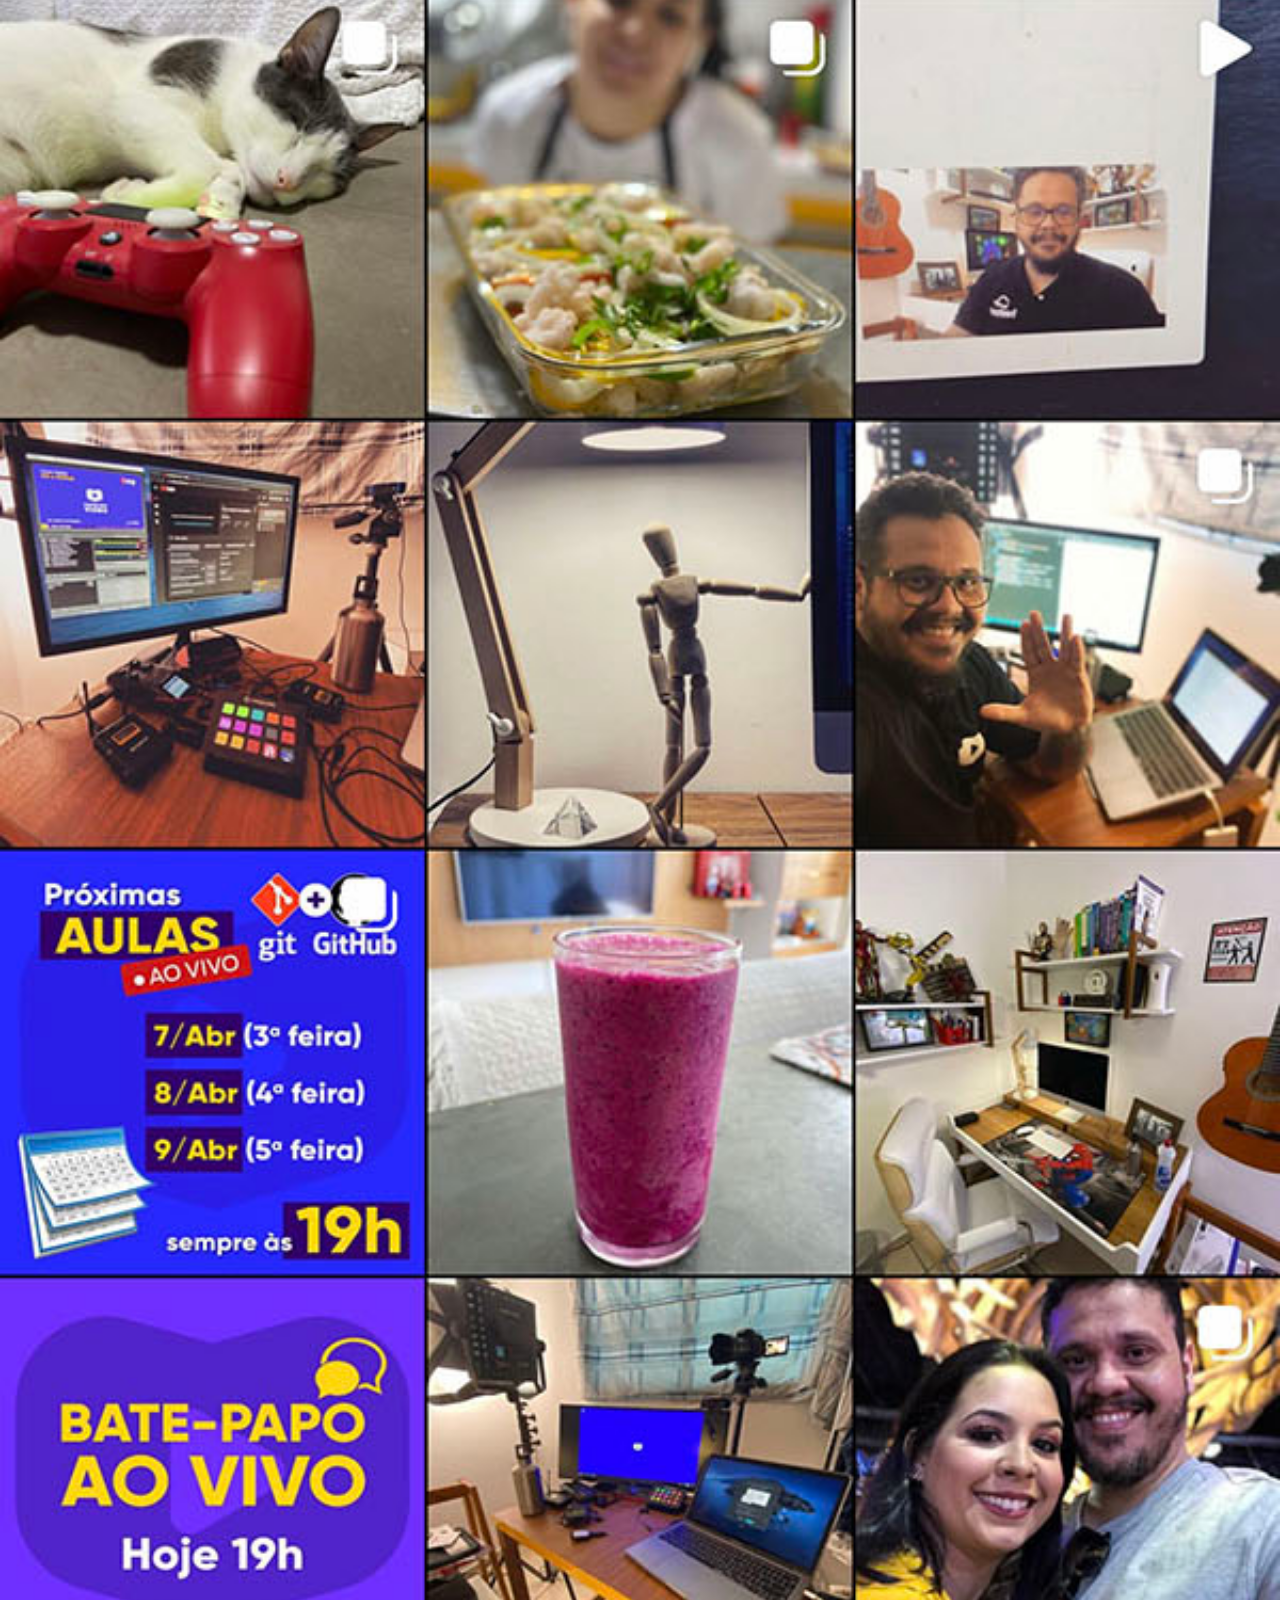
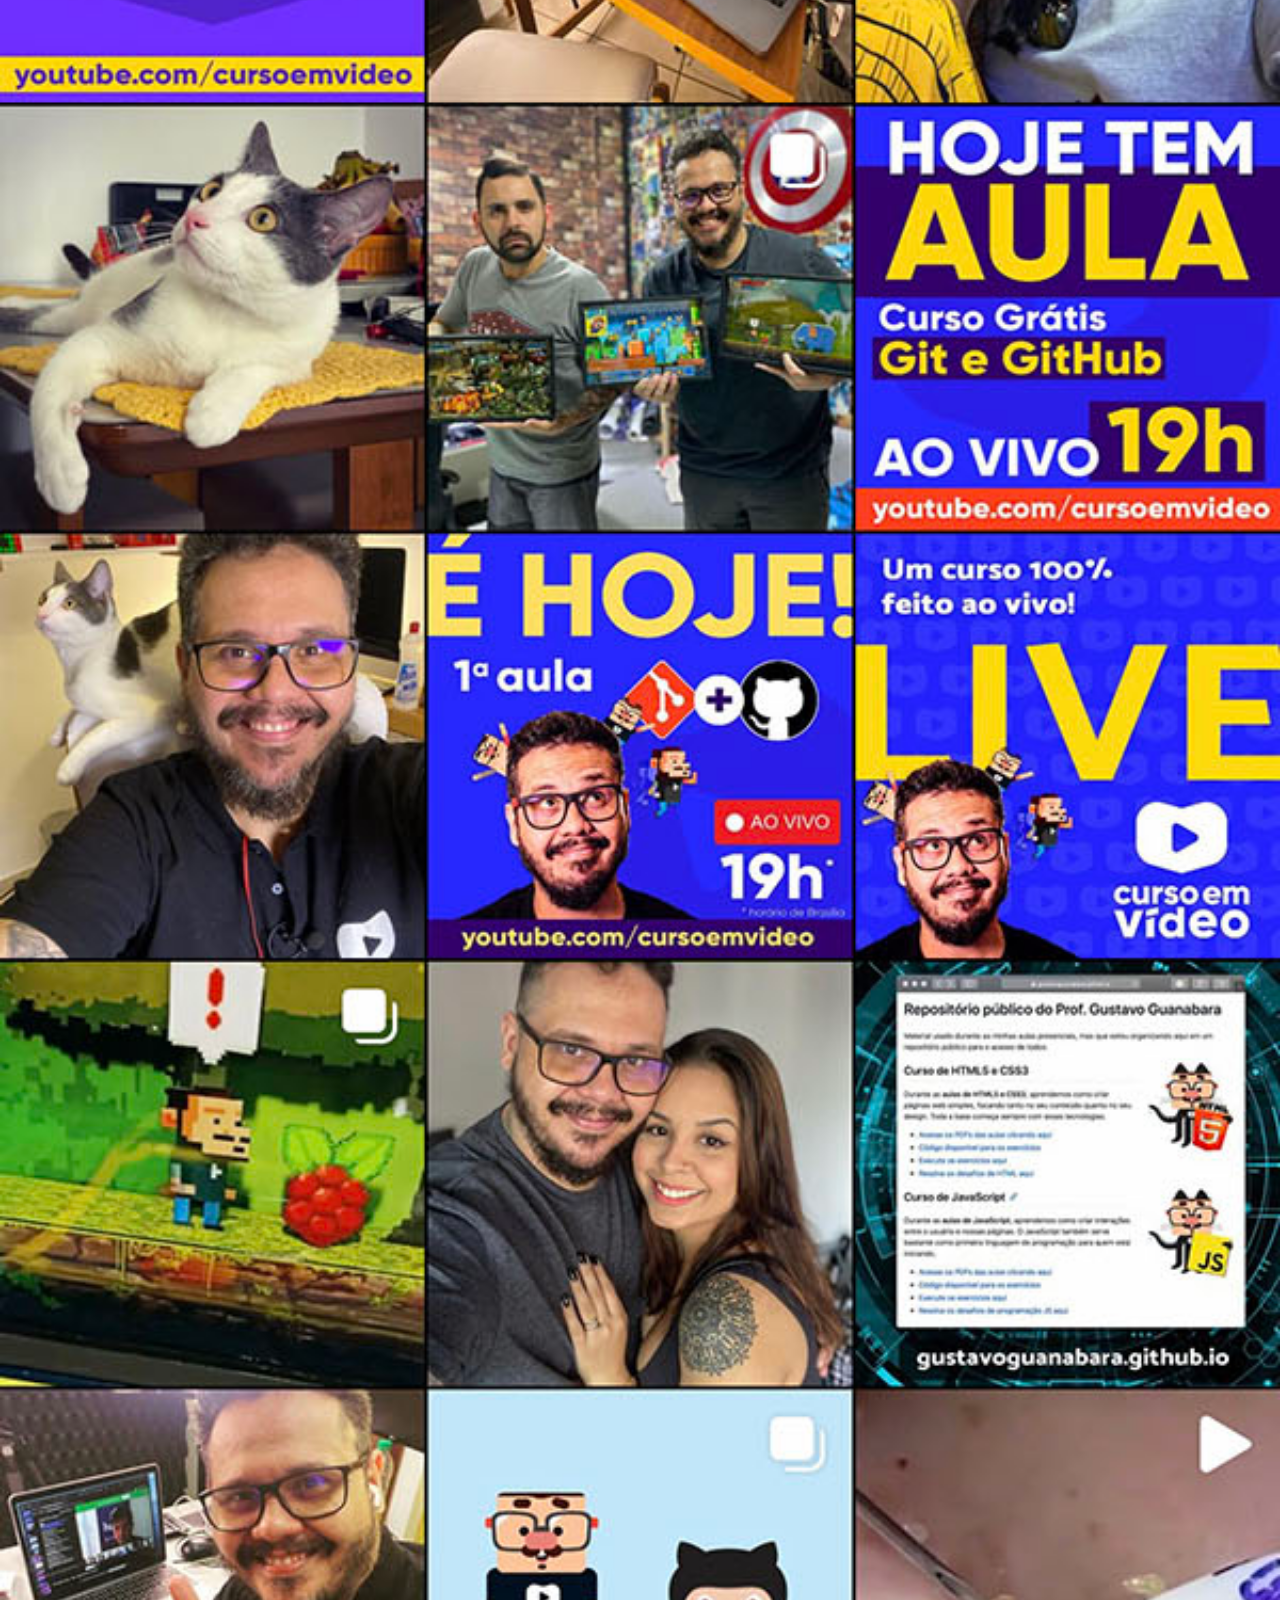
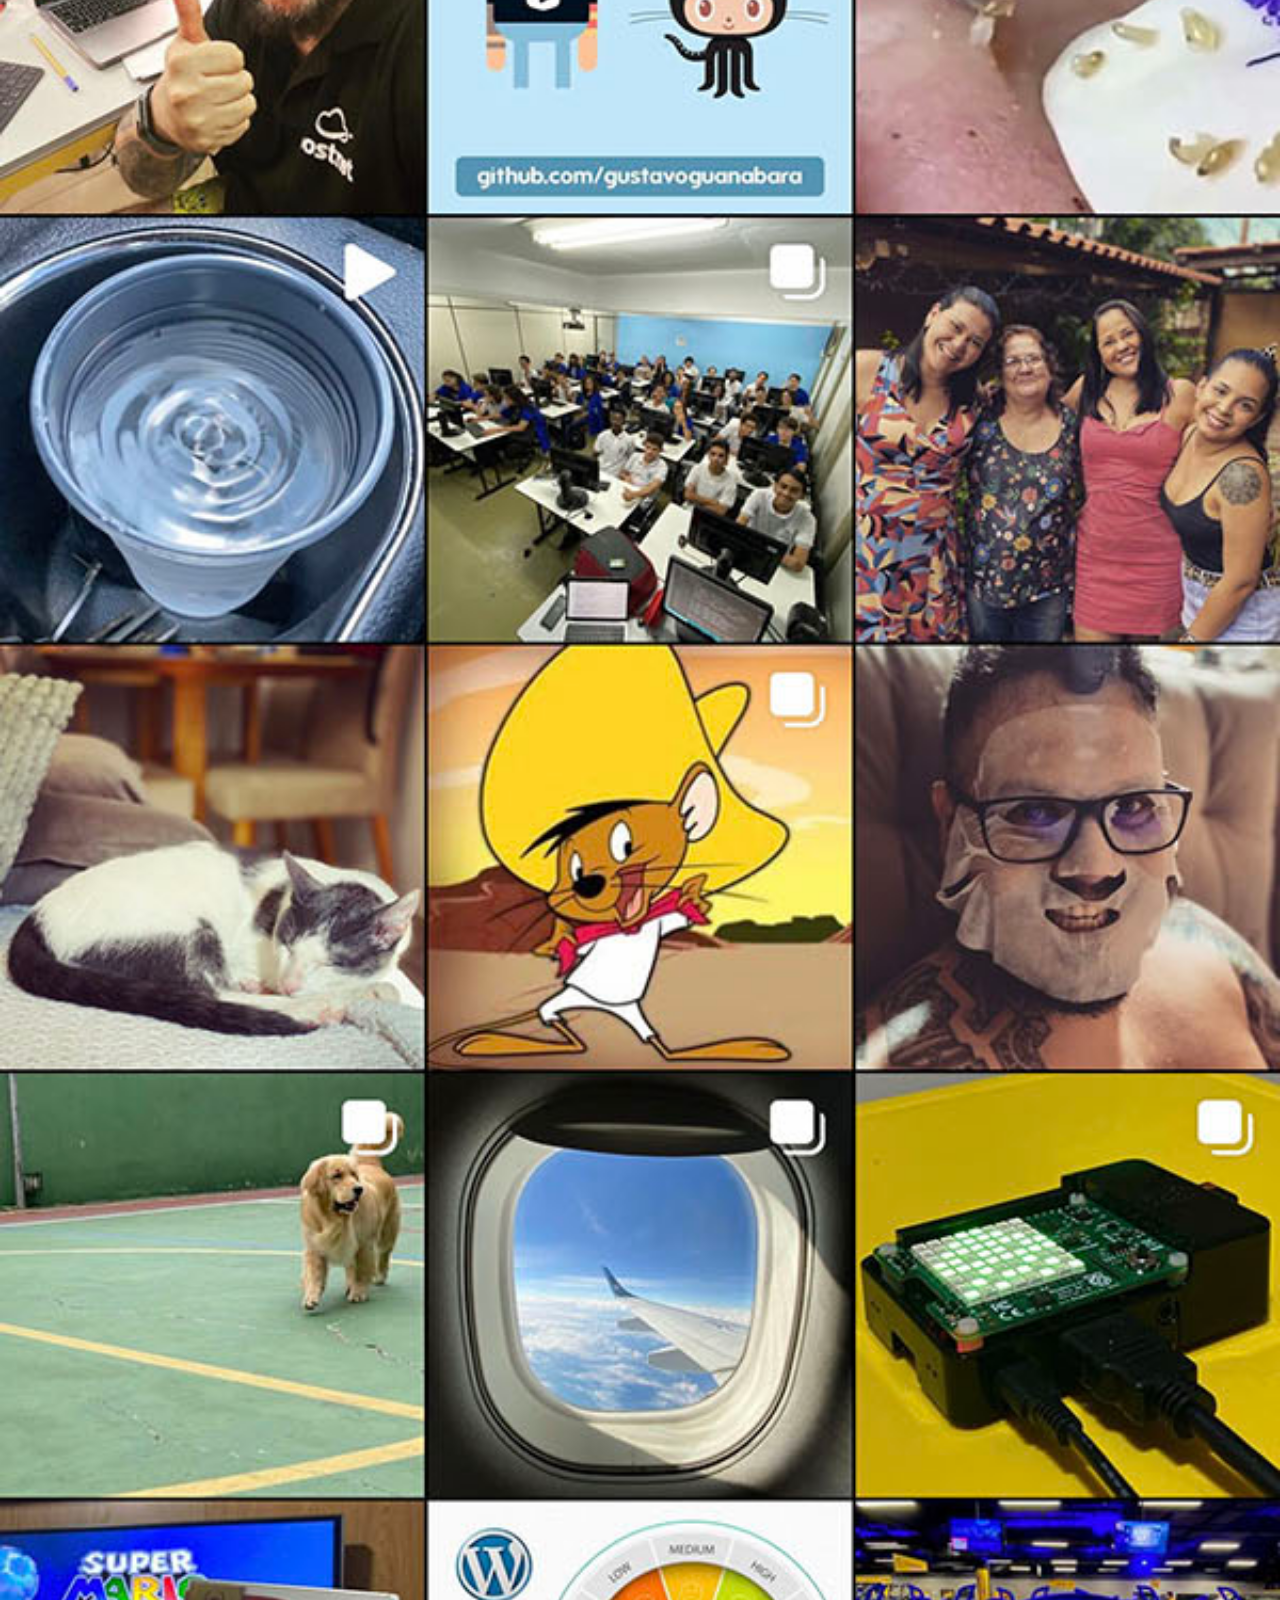
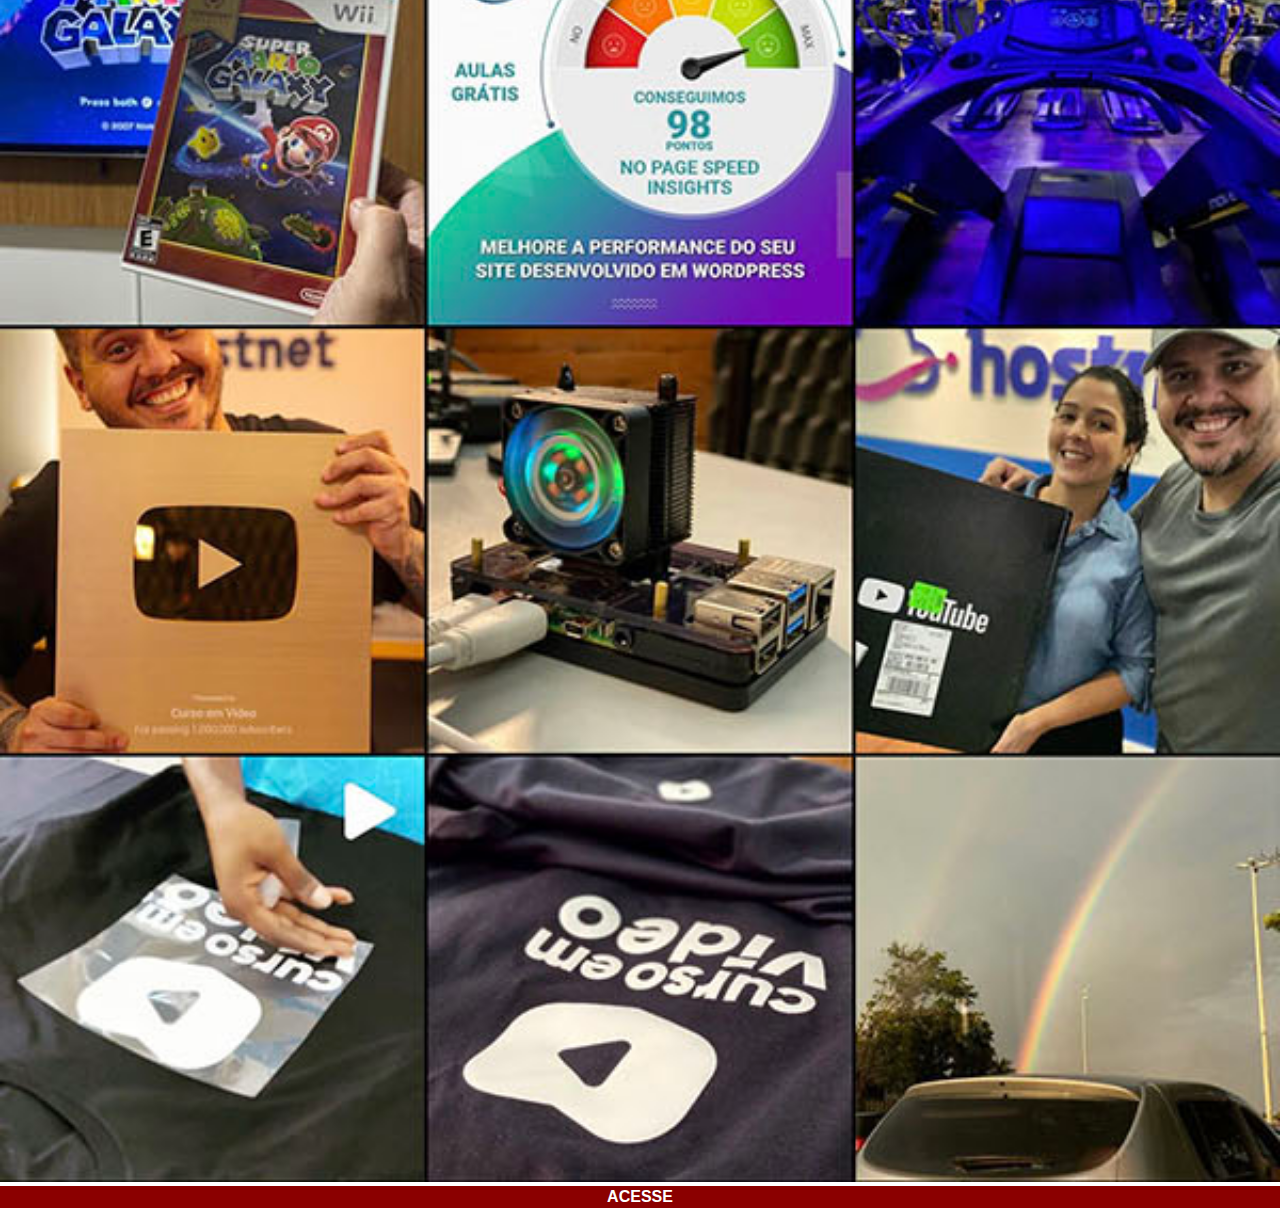
<file: instagram.html>
<!DOCTYPE html>
<html lang="pt-br">
<head>
    <meta charset="UTF-8">
    <meta http-equiv="X-UA-Compatible" content="IE=edge">
    <meta name="viewport" content="width=device-width, initial-scale=1.0">
    <title>Instagram</title>
    <link rel="stylesheet" href="estilos/social.css">
</head>
<body>
    <img src="imagens/tela-instagram.jpg" alt="instagram">
    <a href="https://www.instagram.com/gustavoguanabara/" target="_blank">ACESSE</a>
</body>
</html>
</file>
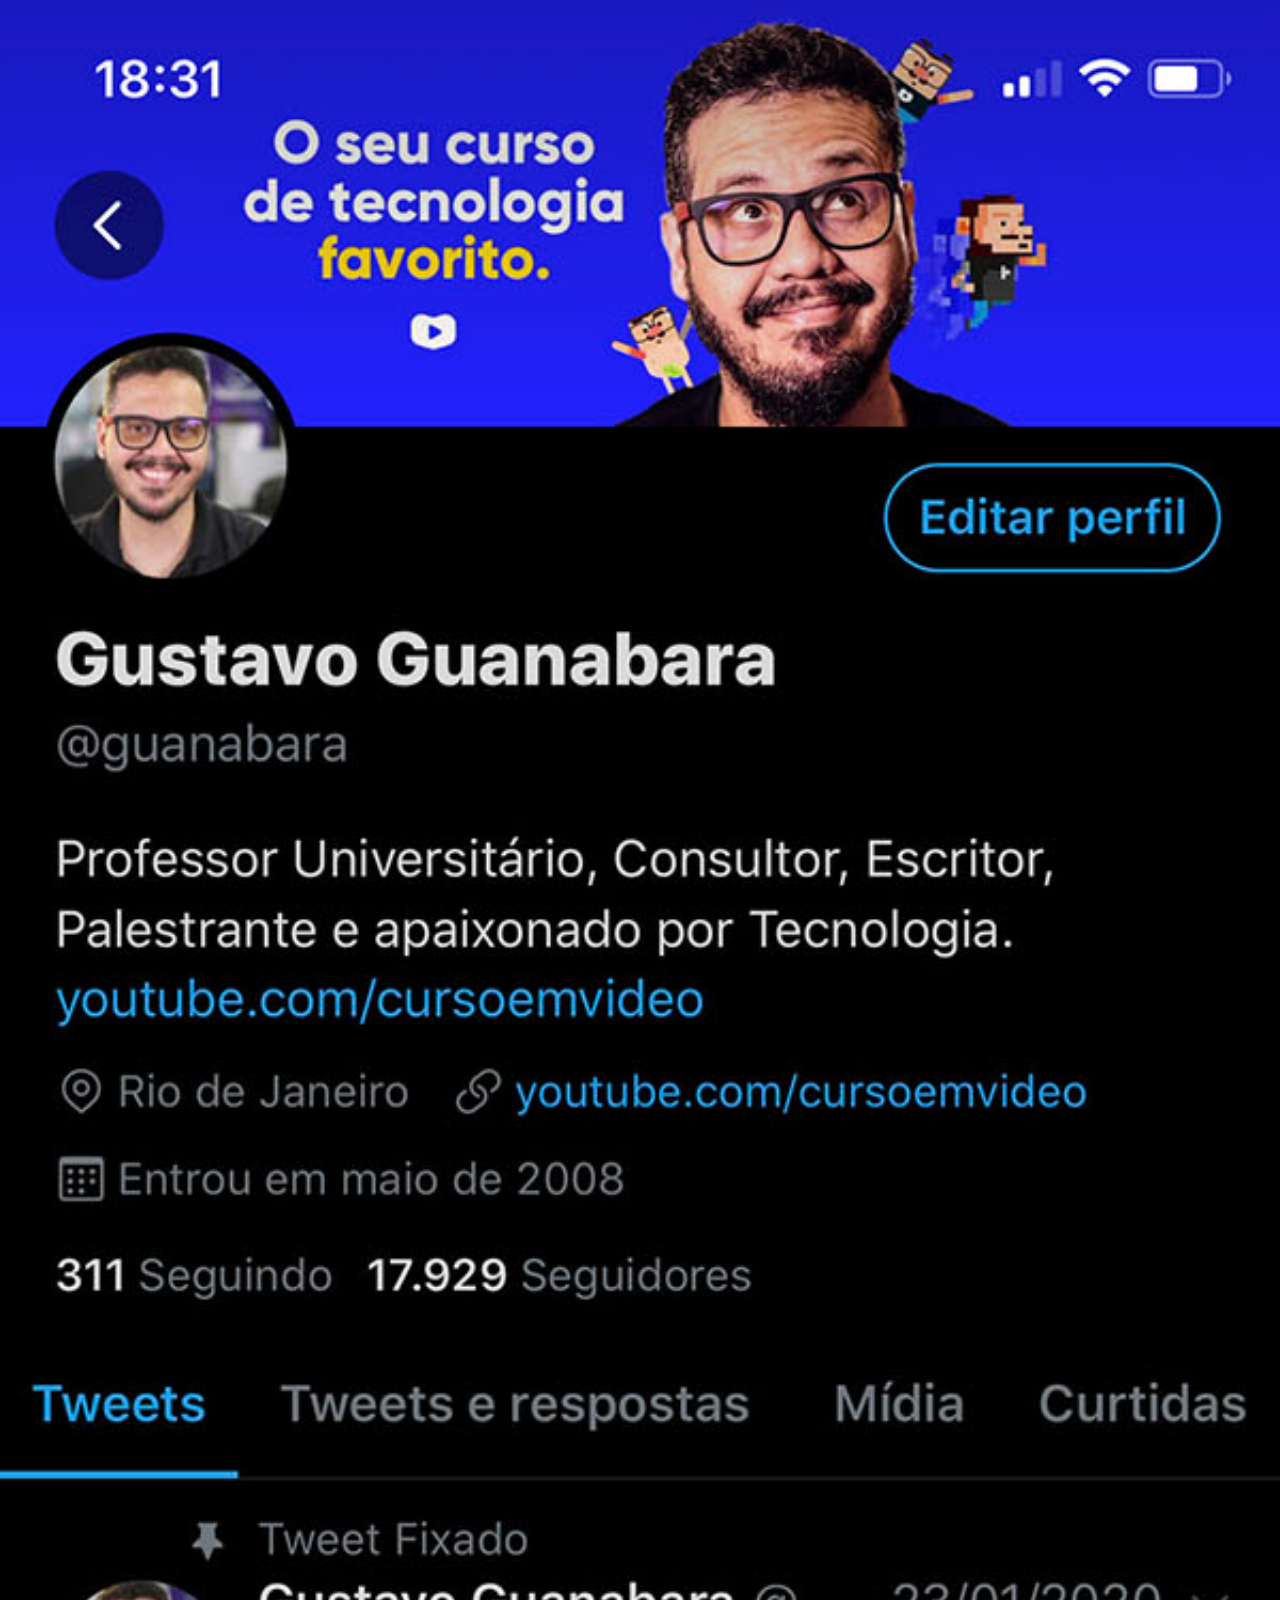
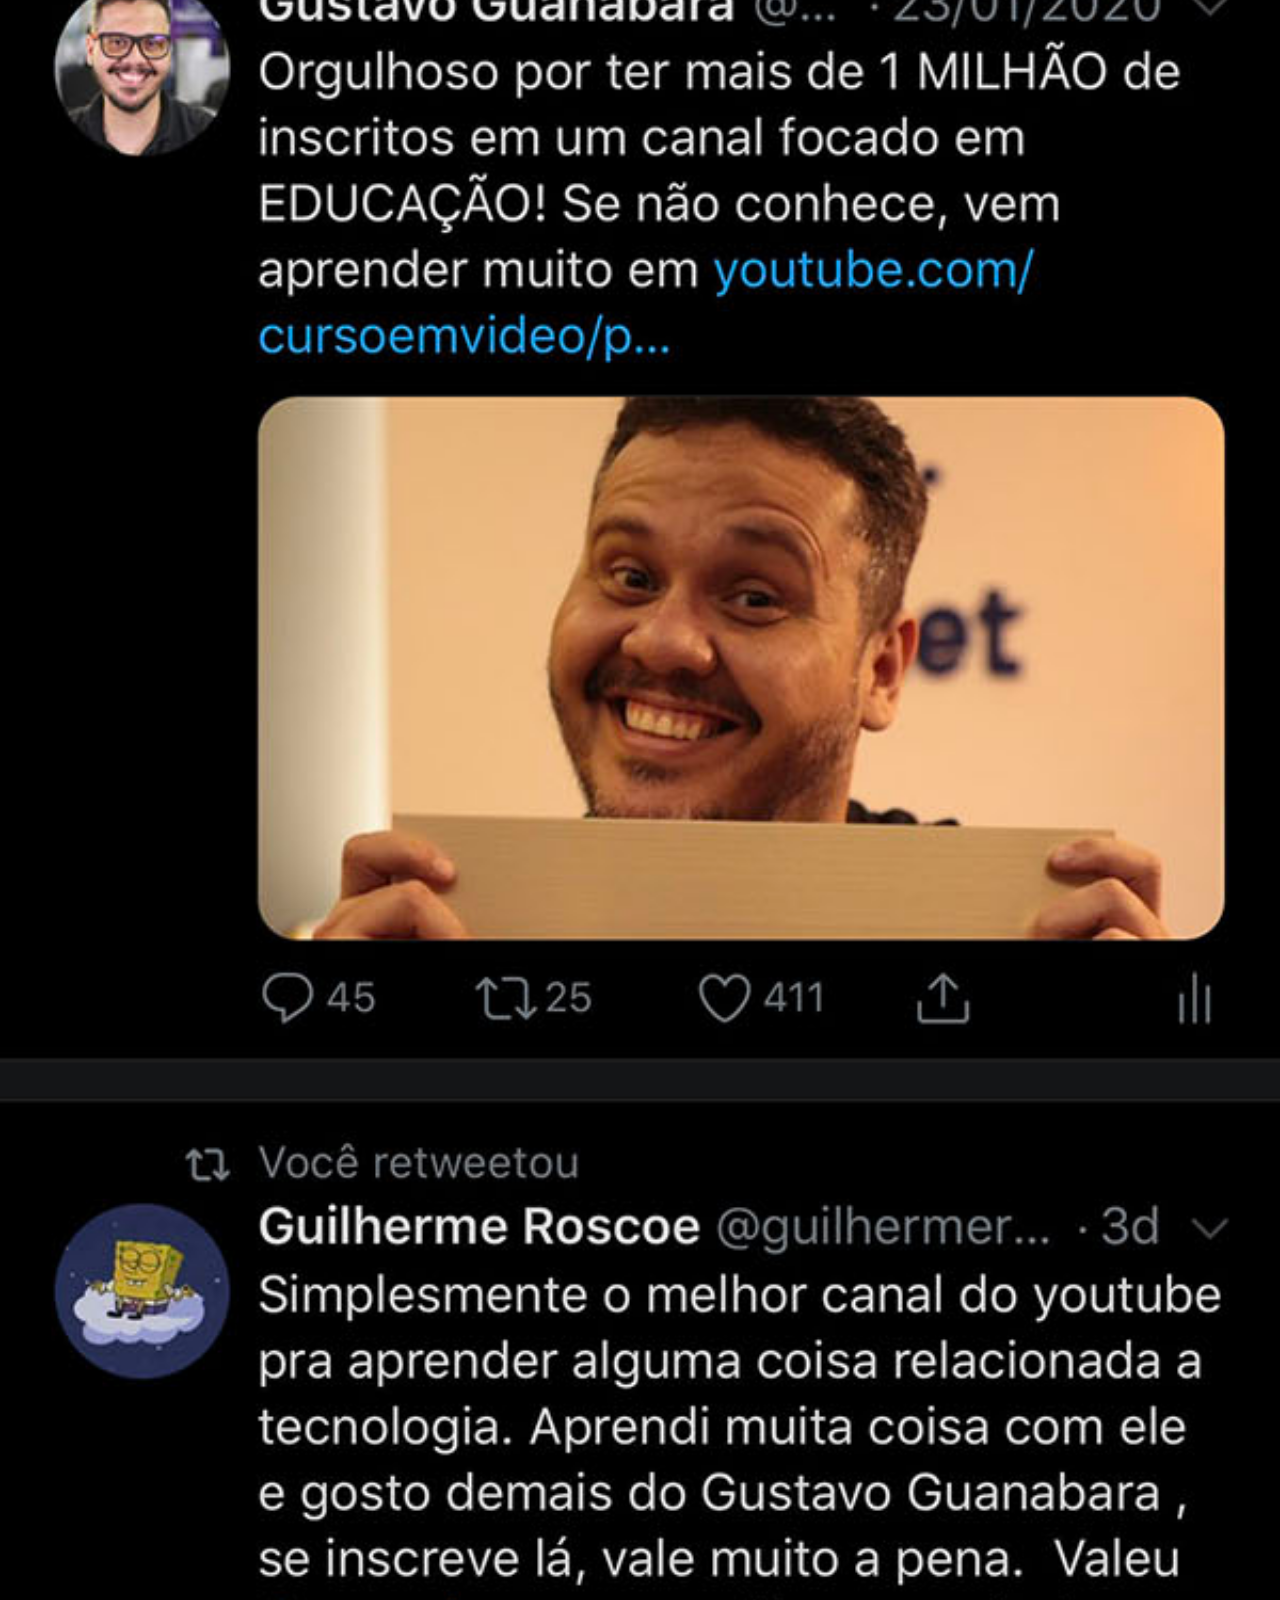
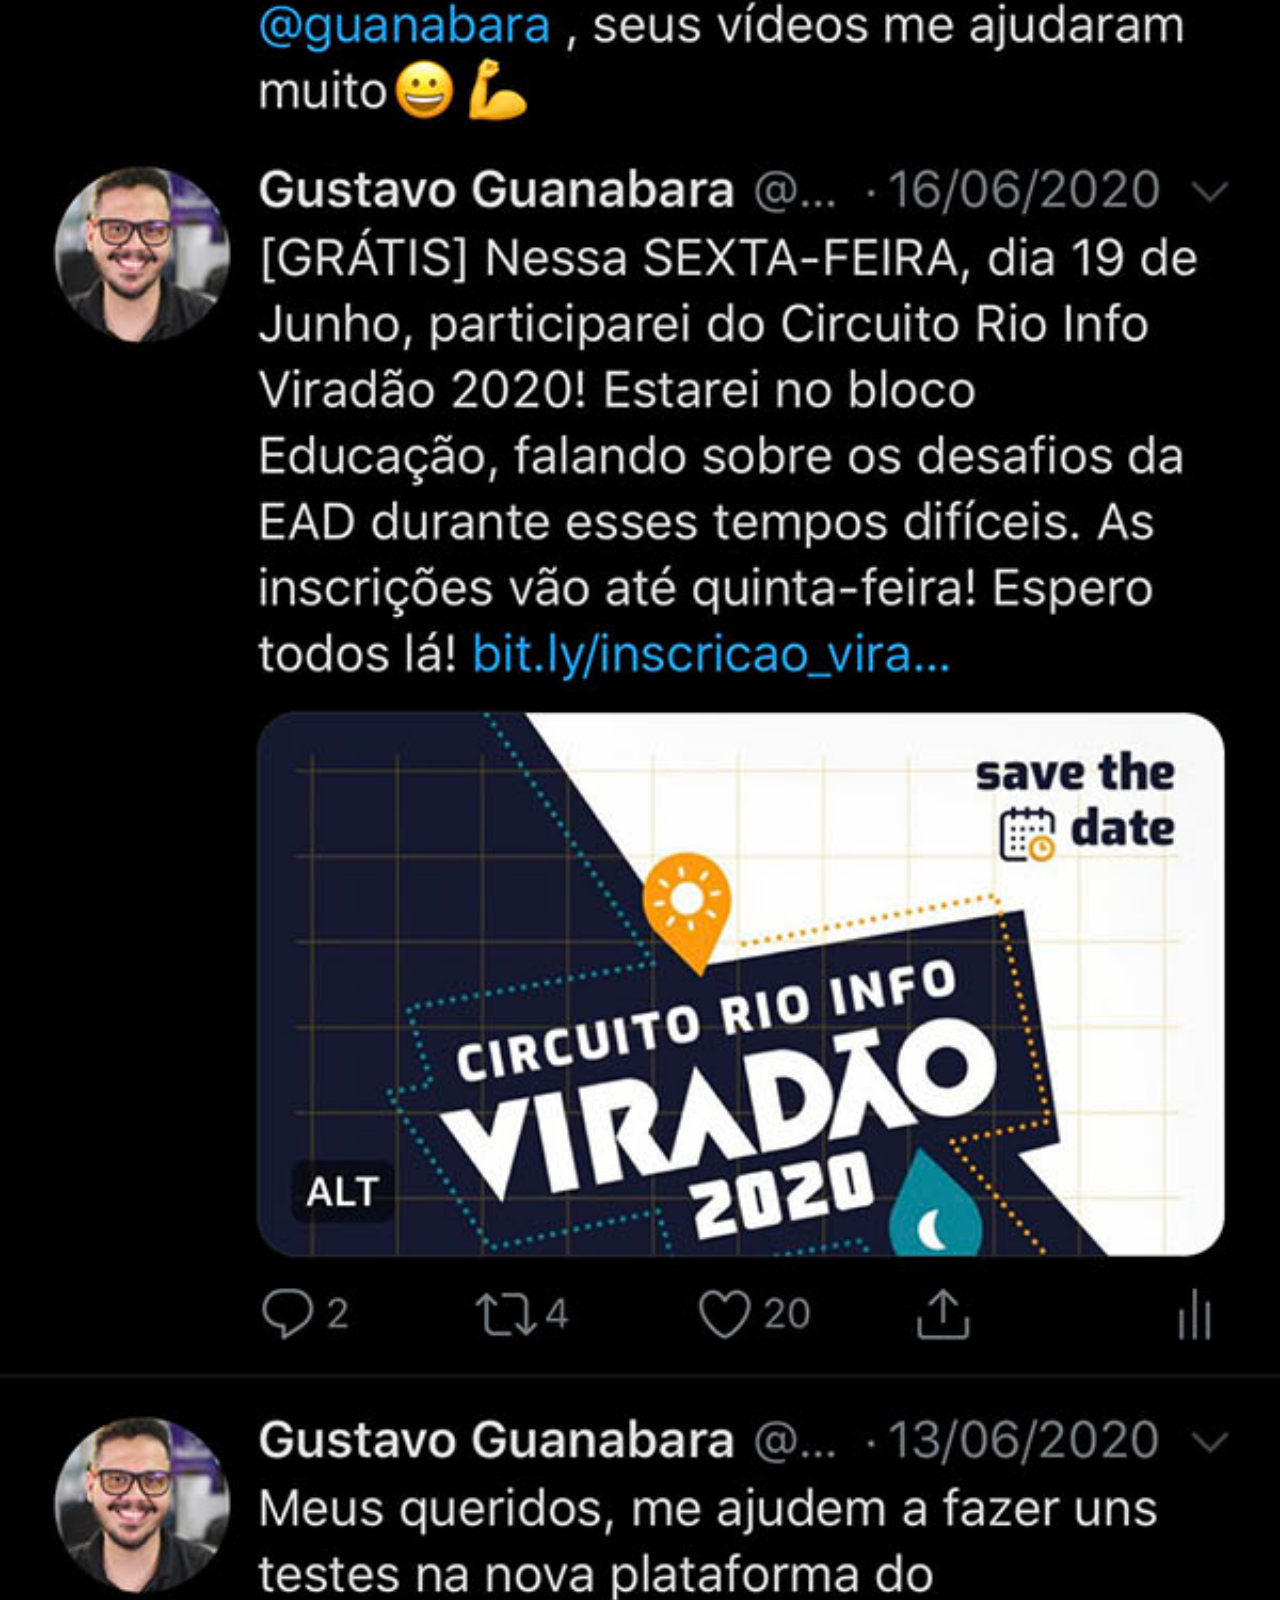
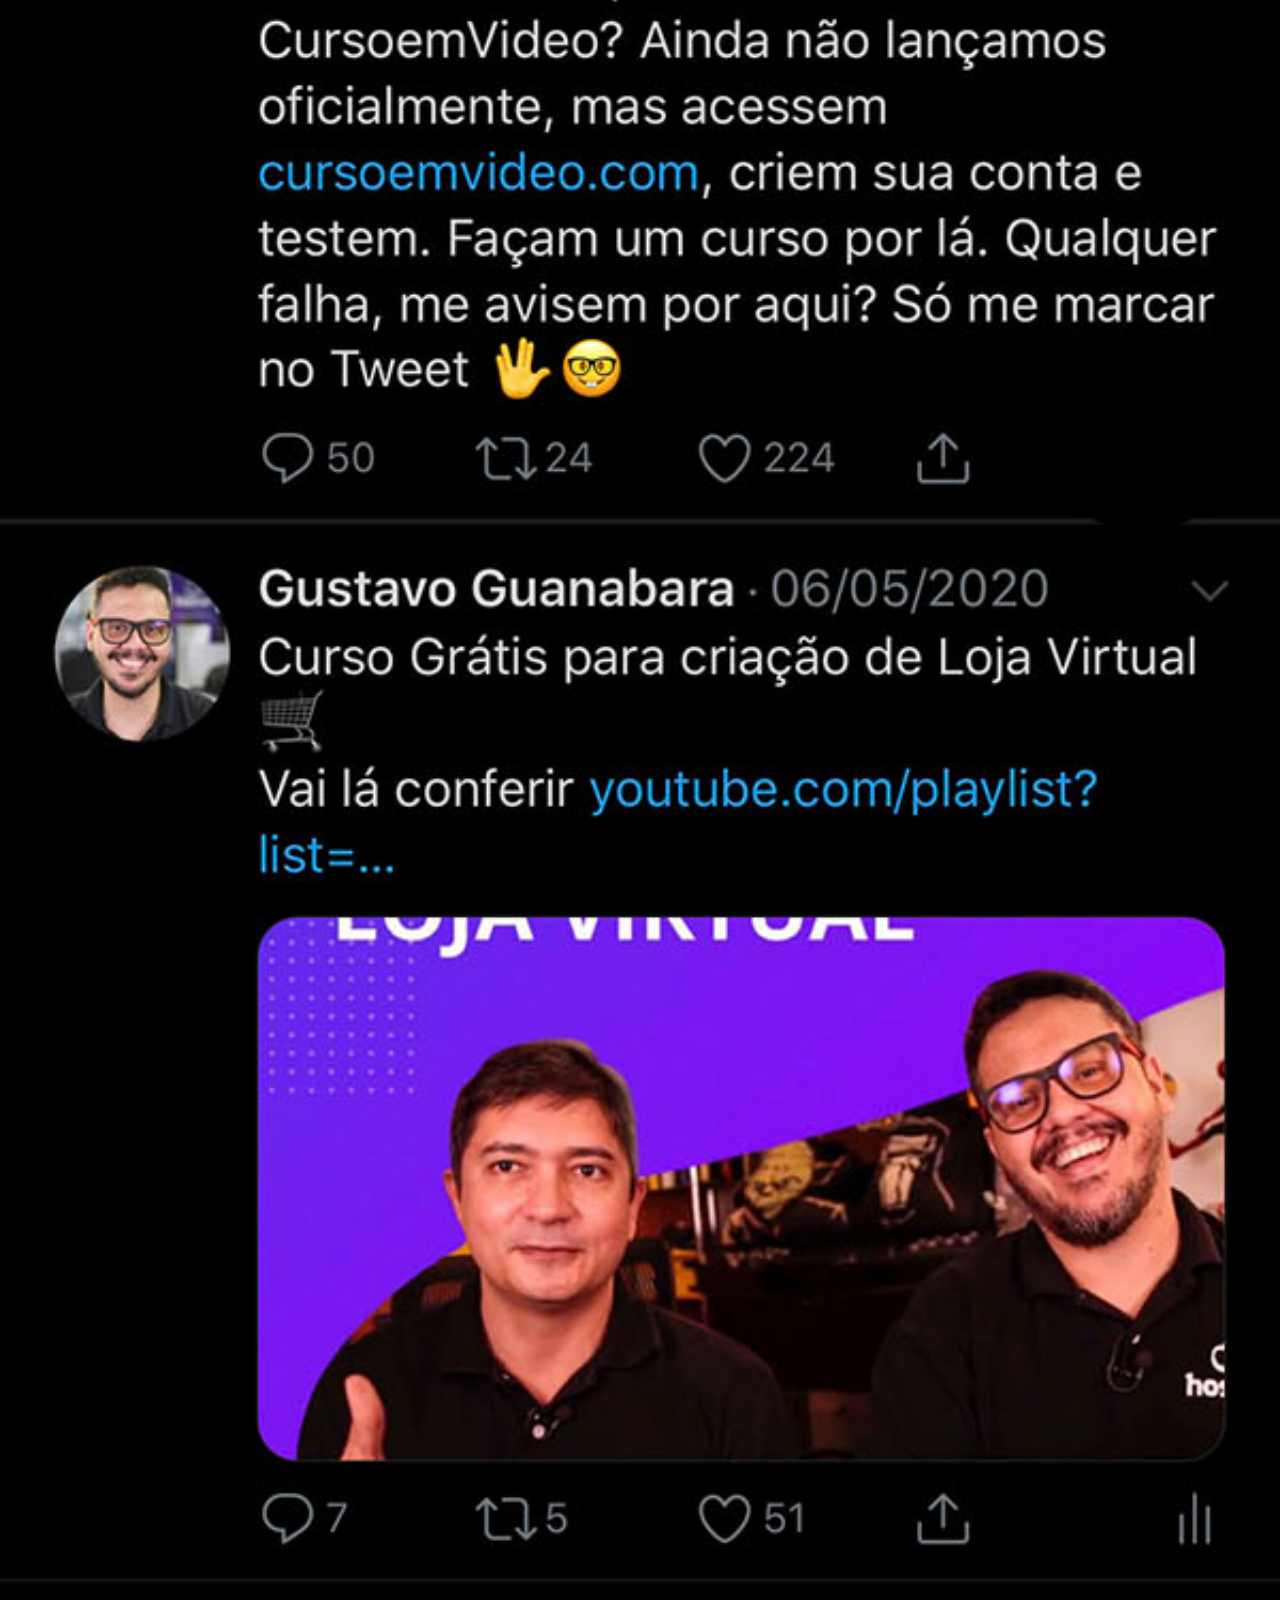
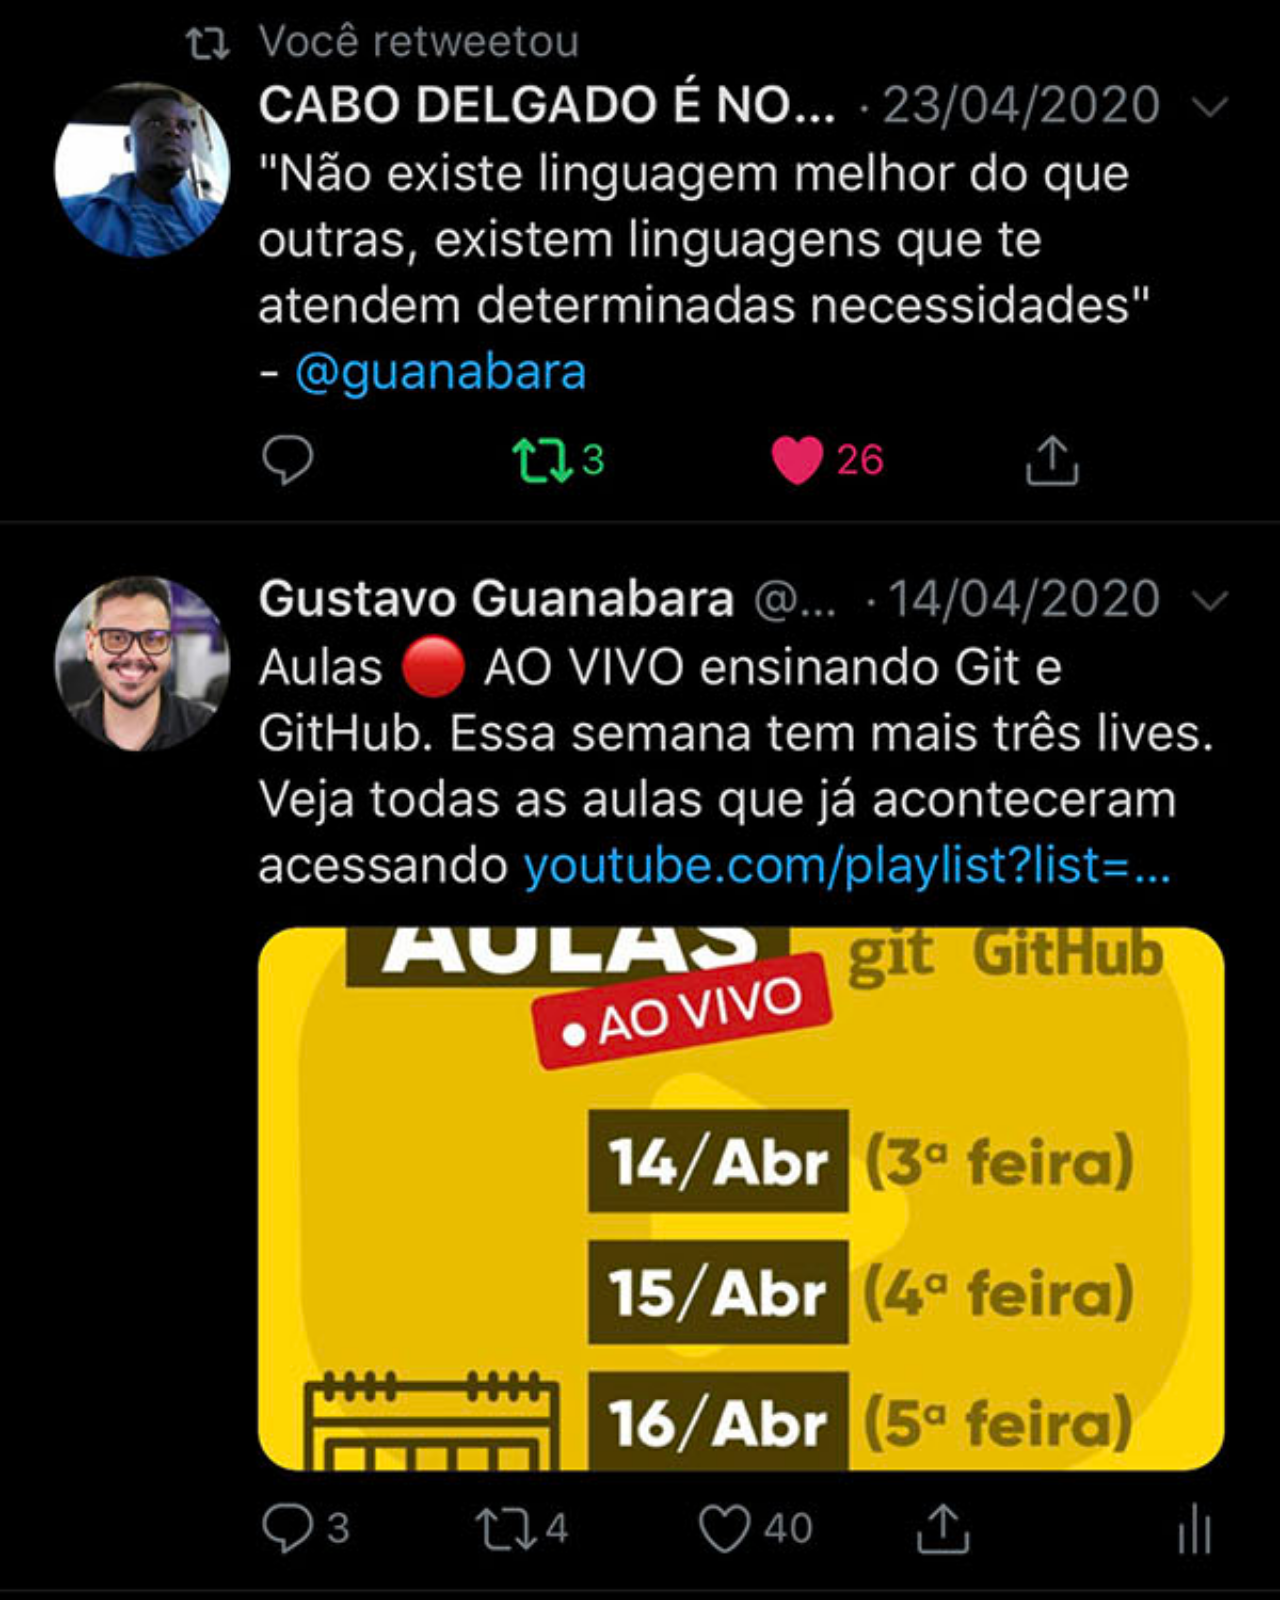
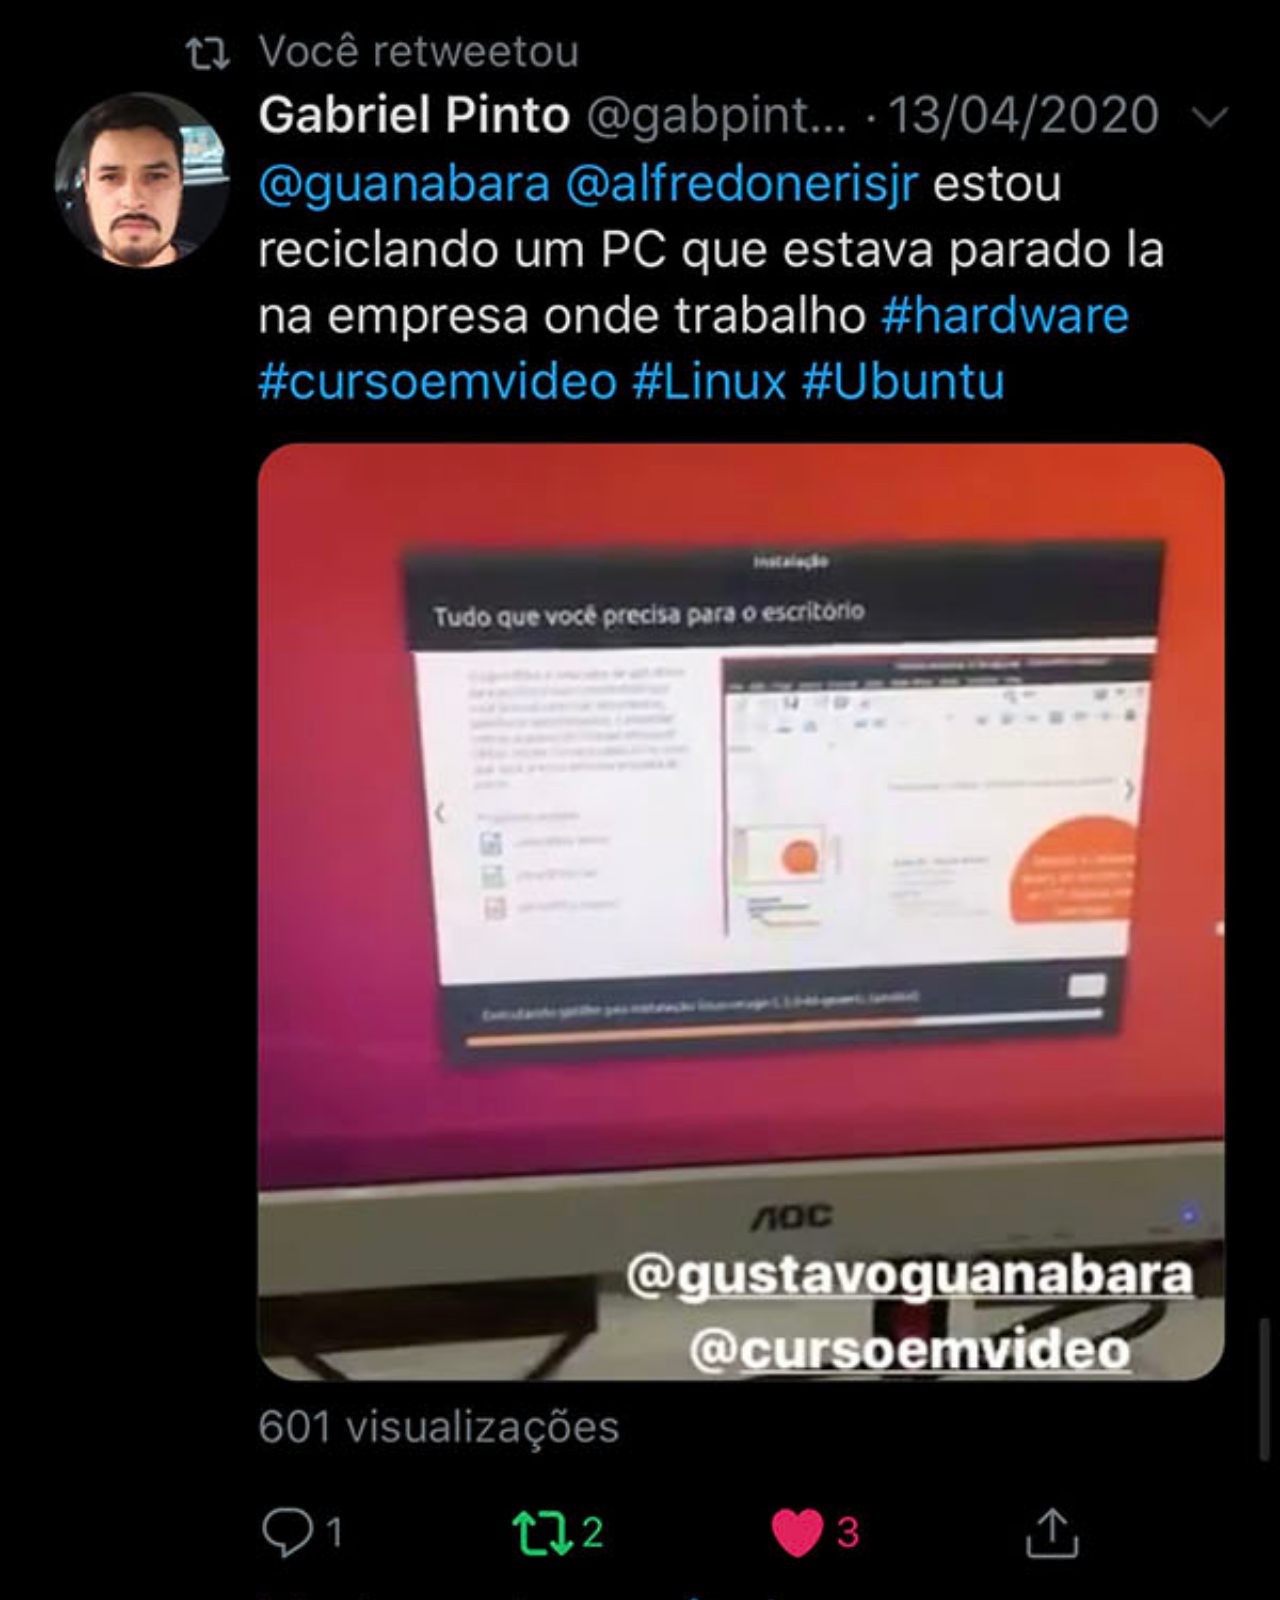
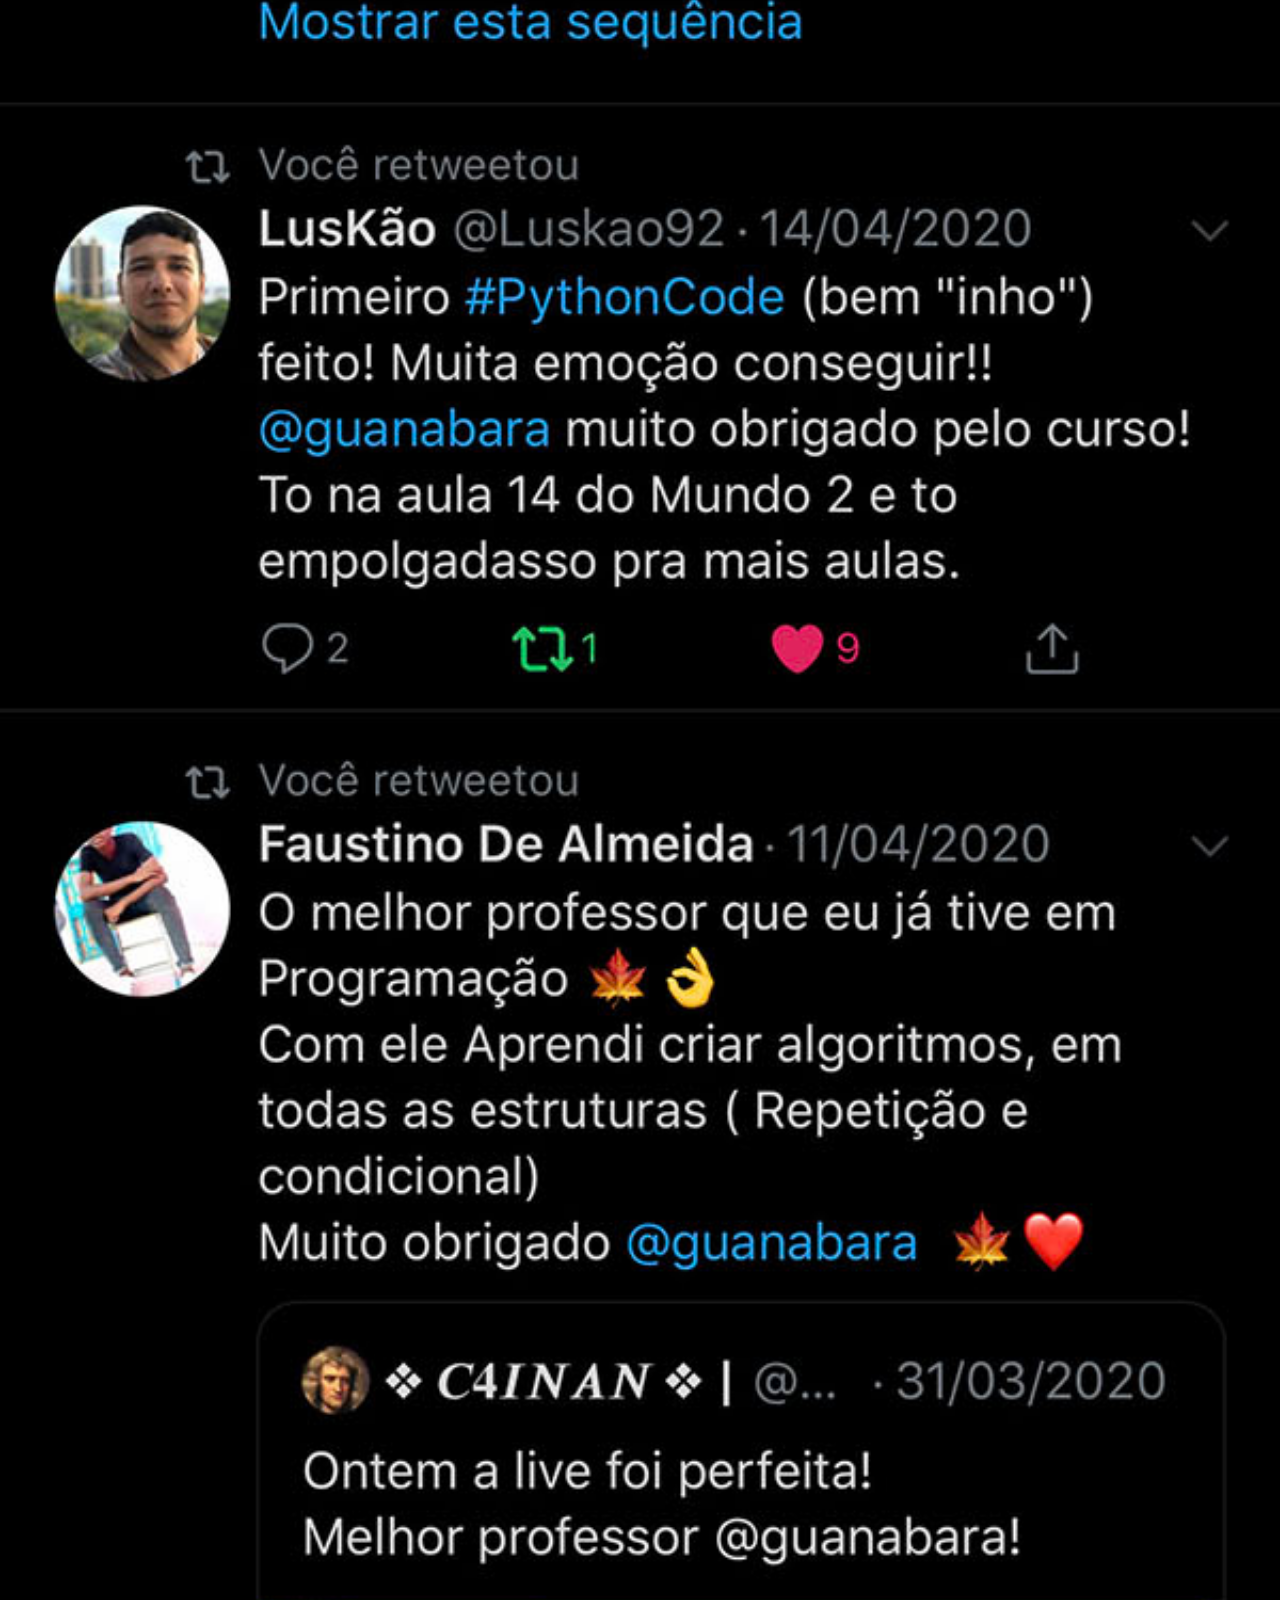
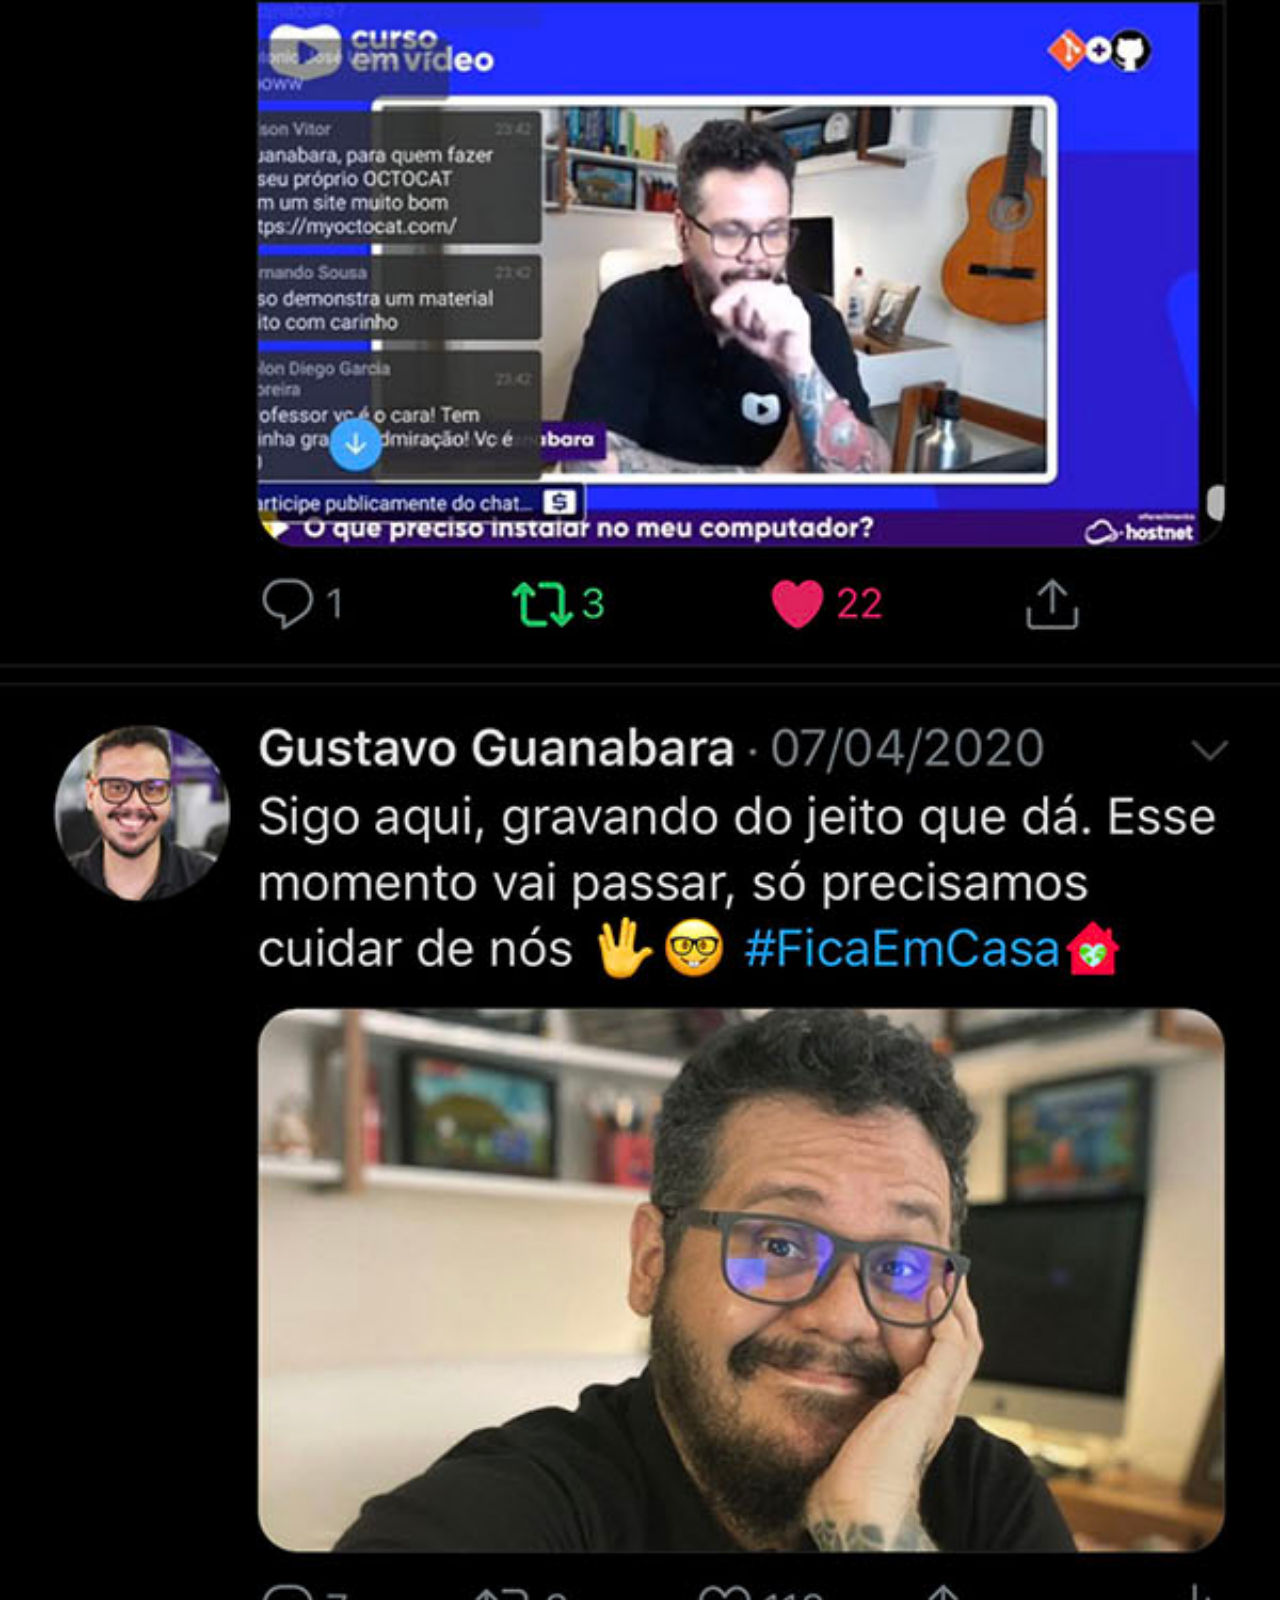
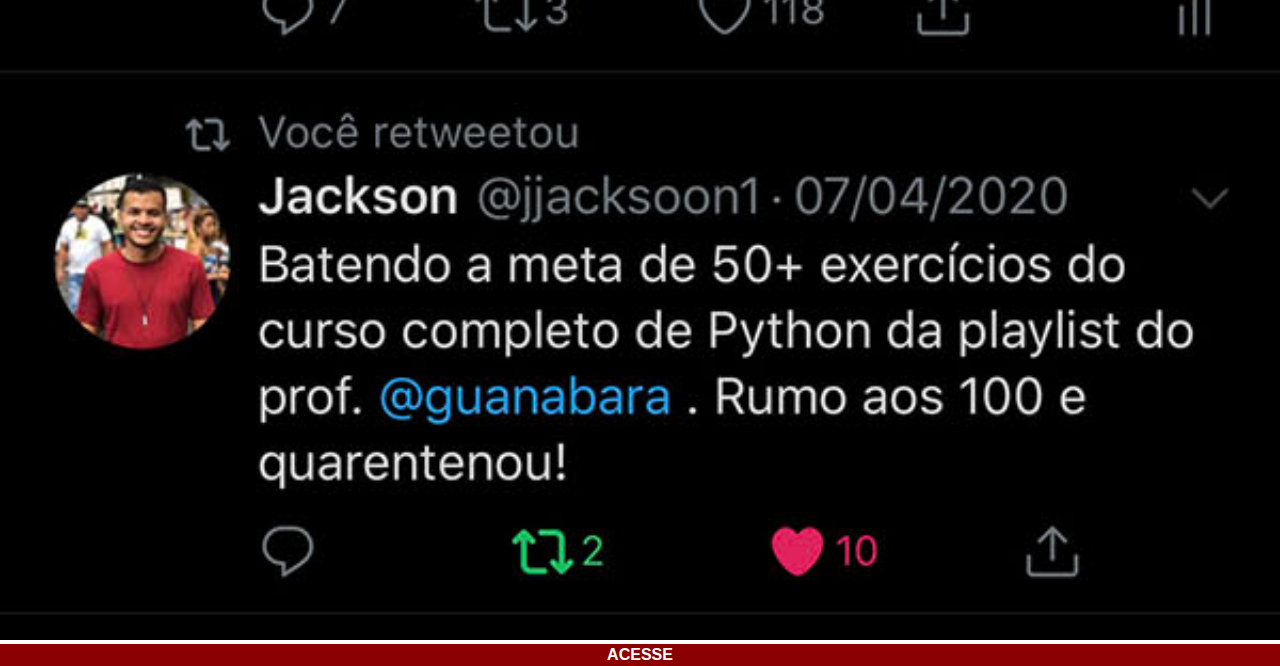
<file: twitter.html>
<!DOCTYPE html>
<html lang="pt-br">
<head>
    <meta charset="UTF-8">
    <meta http-equiv="X-UA-Compatible" content="IE=edge">
    <meta name="viewport" content="width=device-width, initial-scale=1.0">
    <title>twitter</title>
    <link rel="stylesheet" href="estilos/social.css">
</head>
<body>
    <img src="imagens/tela-twitter.jpg" alt="twitter">
    <a href="https://twitter.com/guanabara">ACESSE</a>
</body>
</html>
</file>
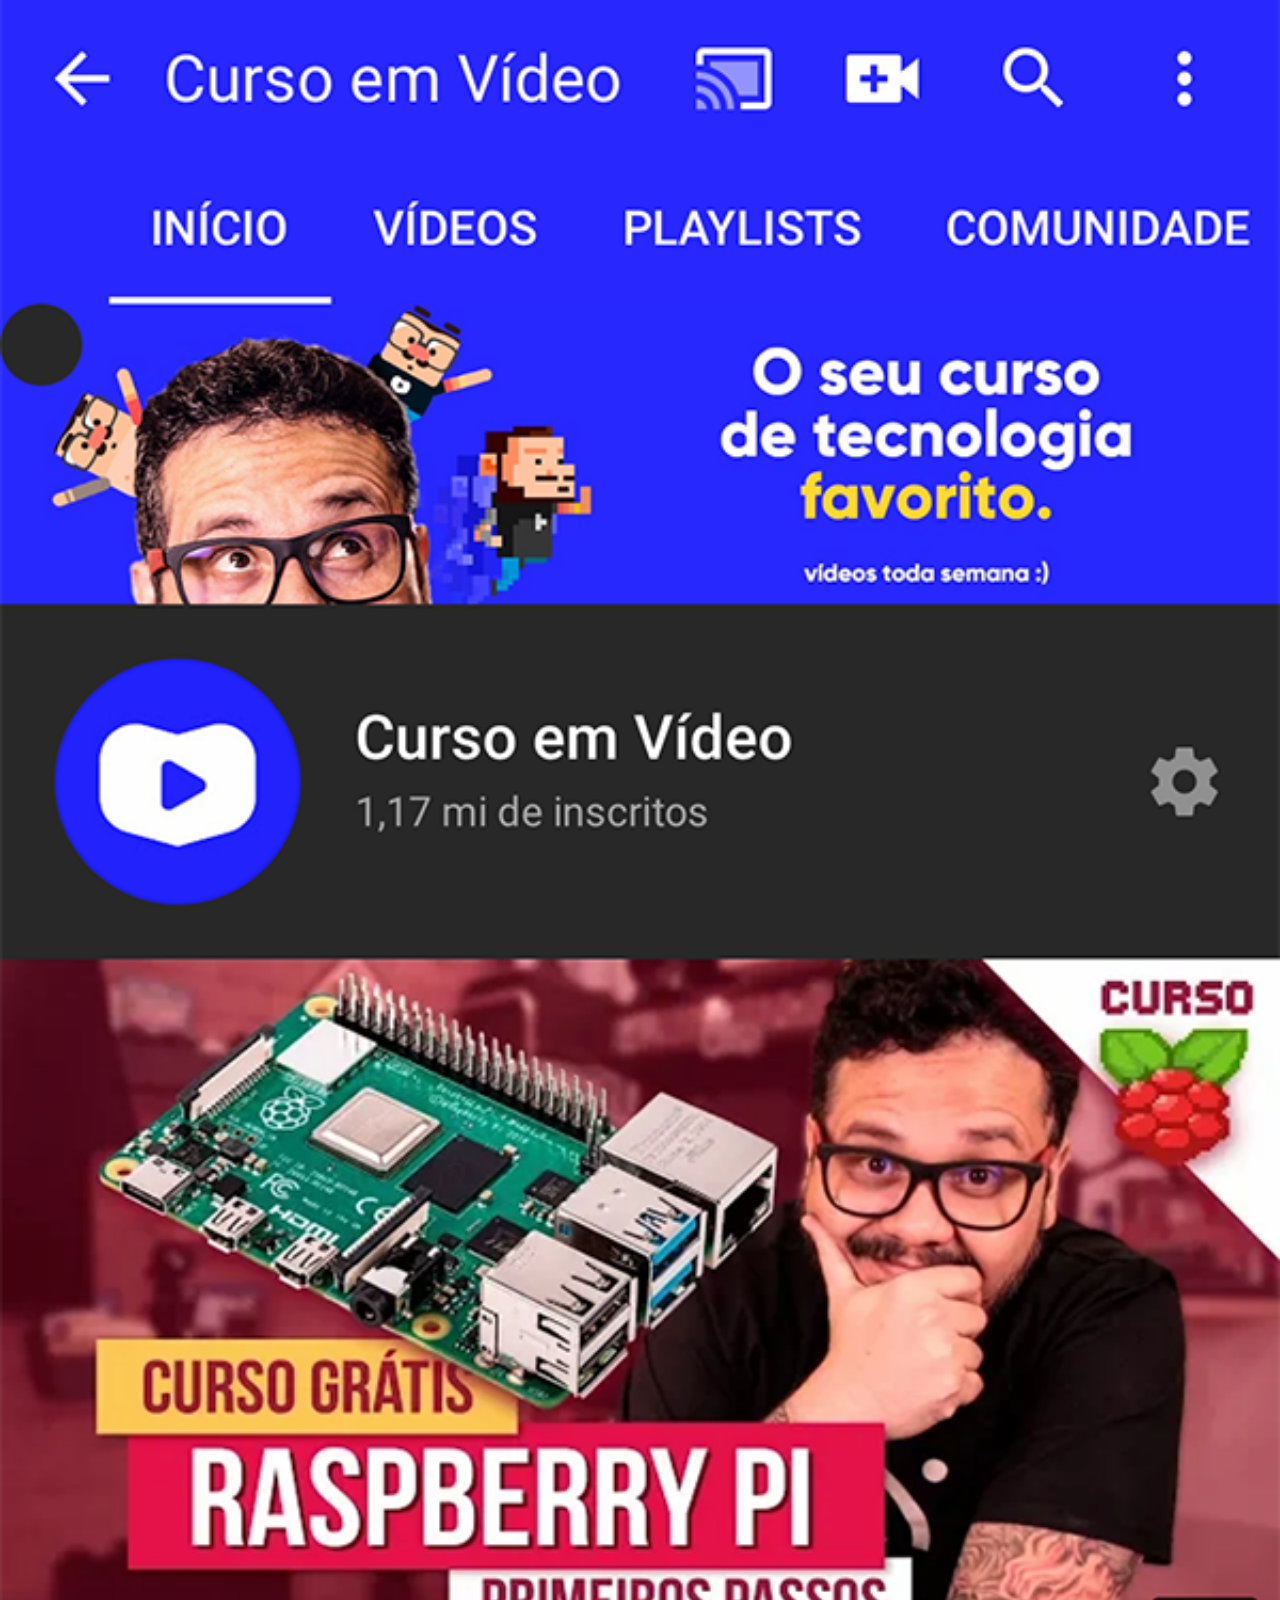
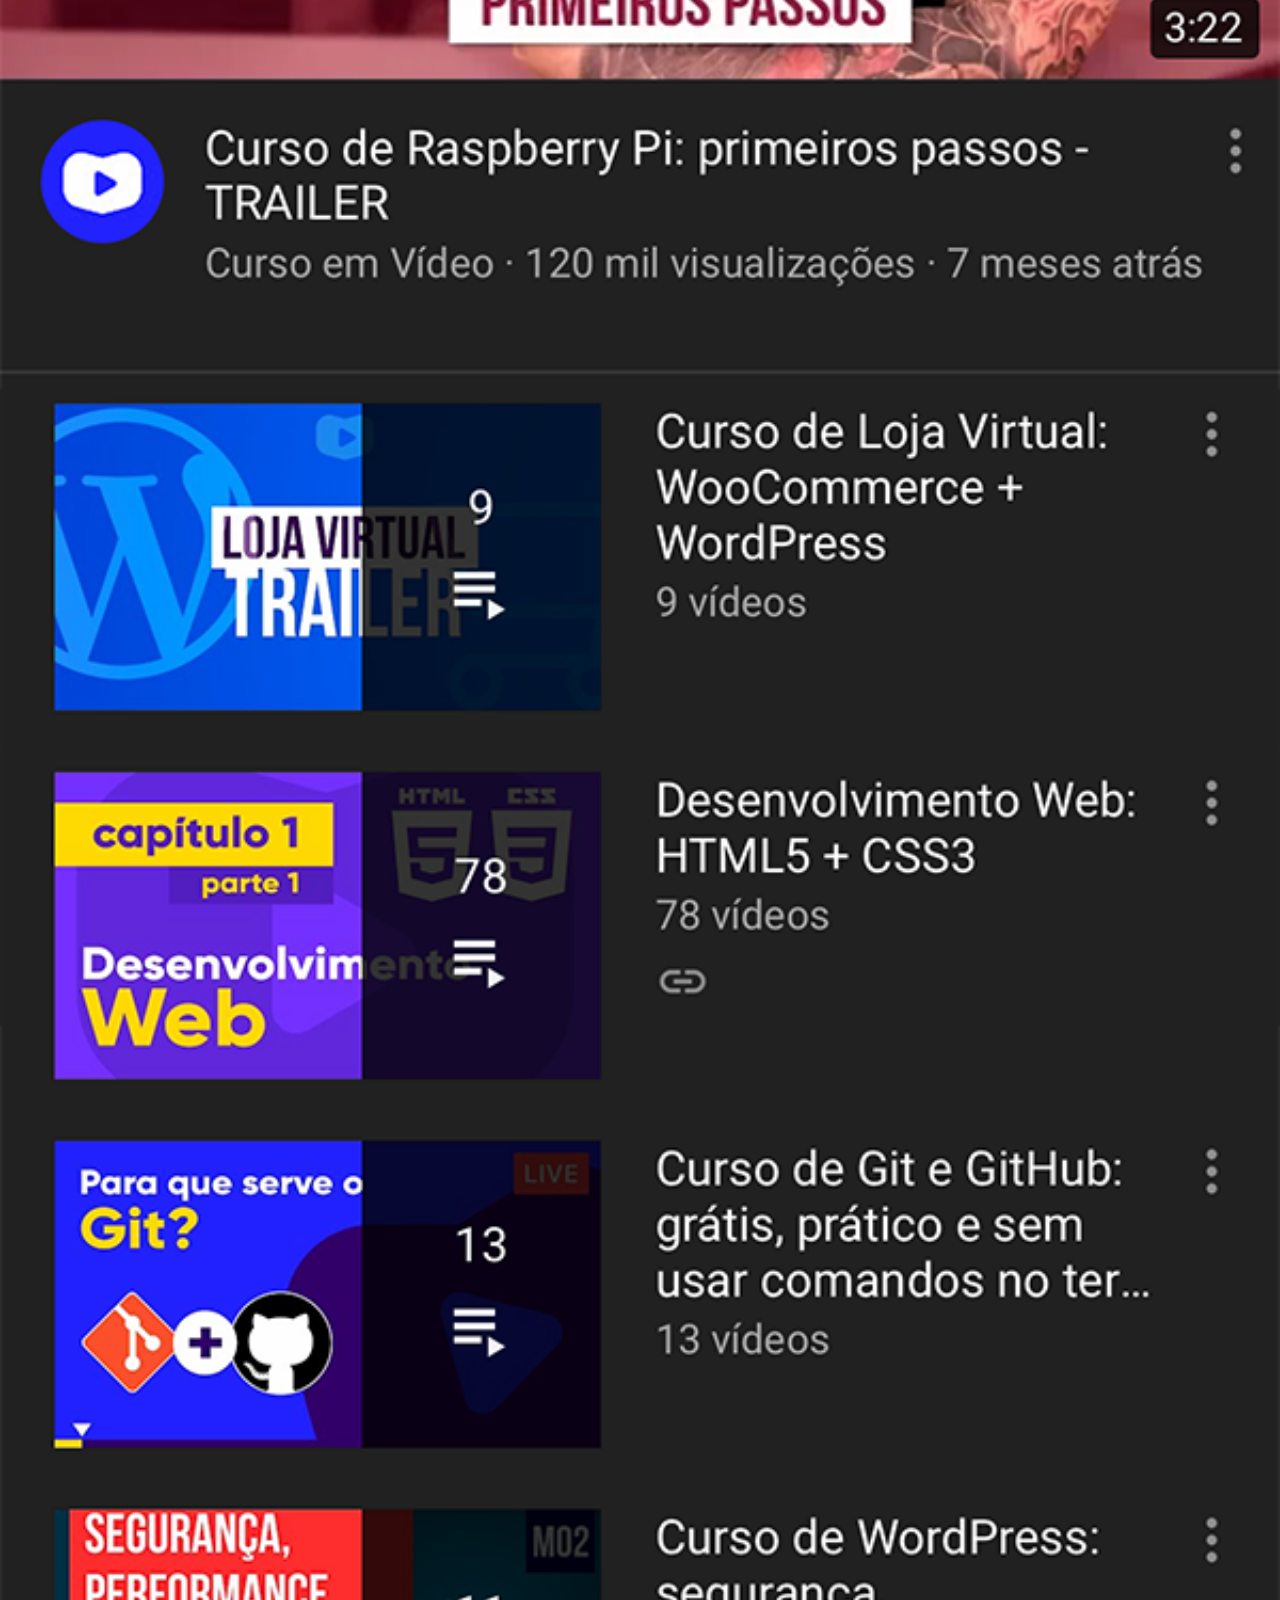
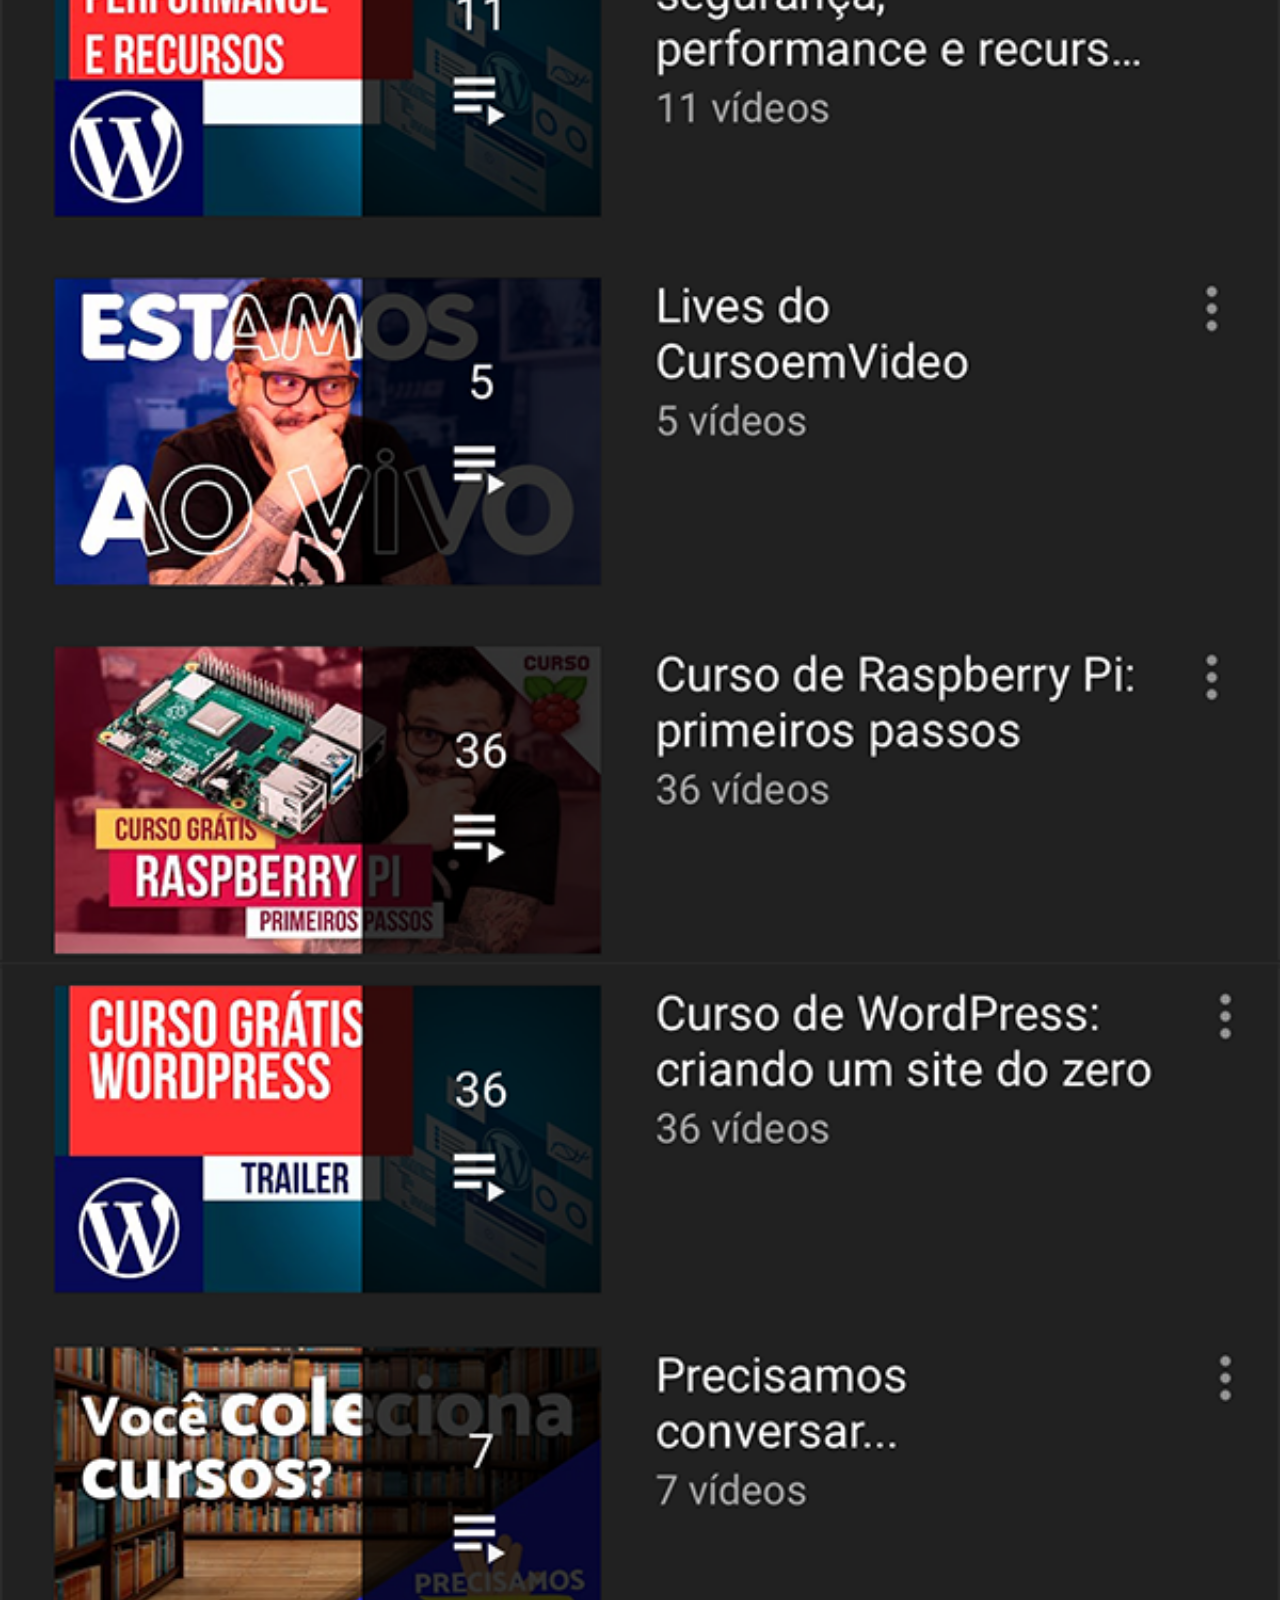
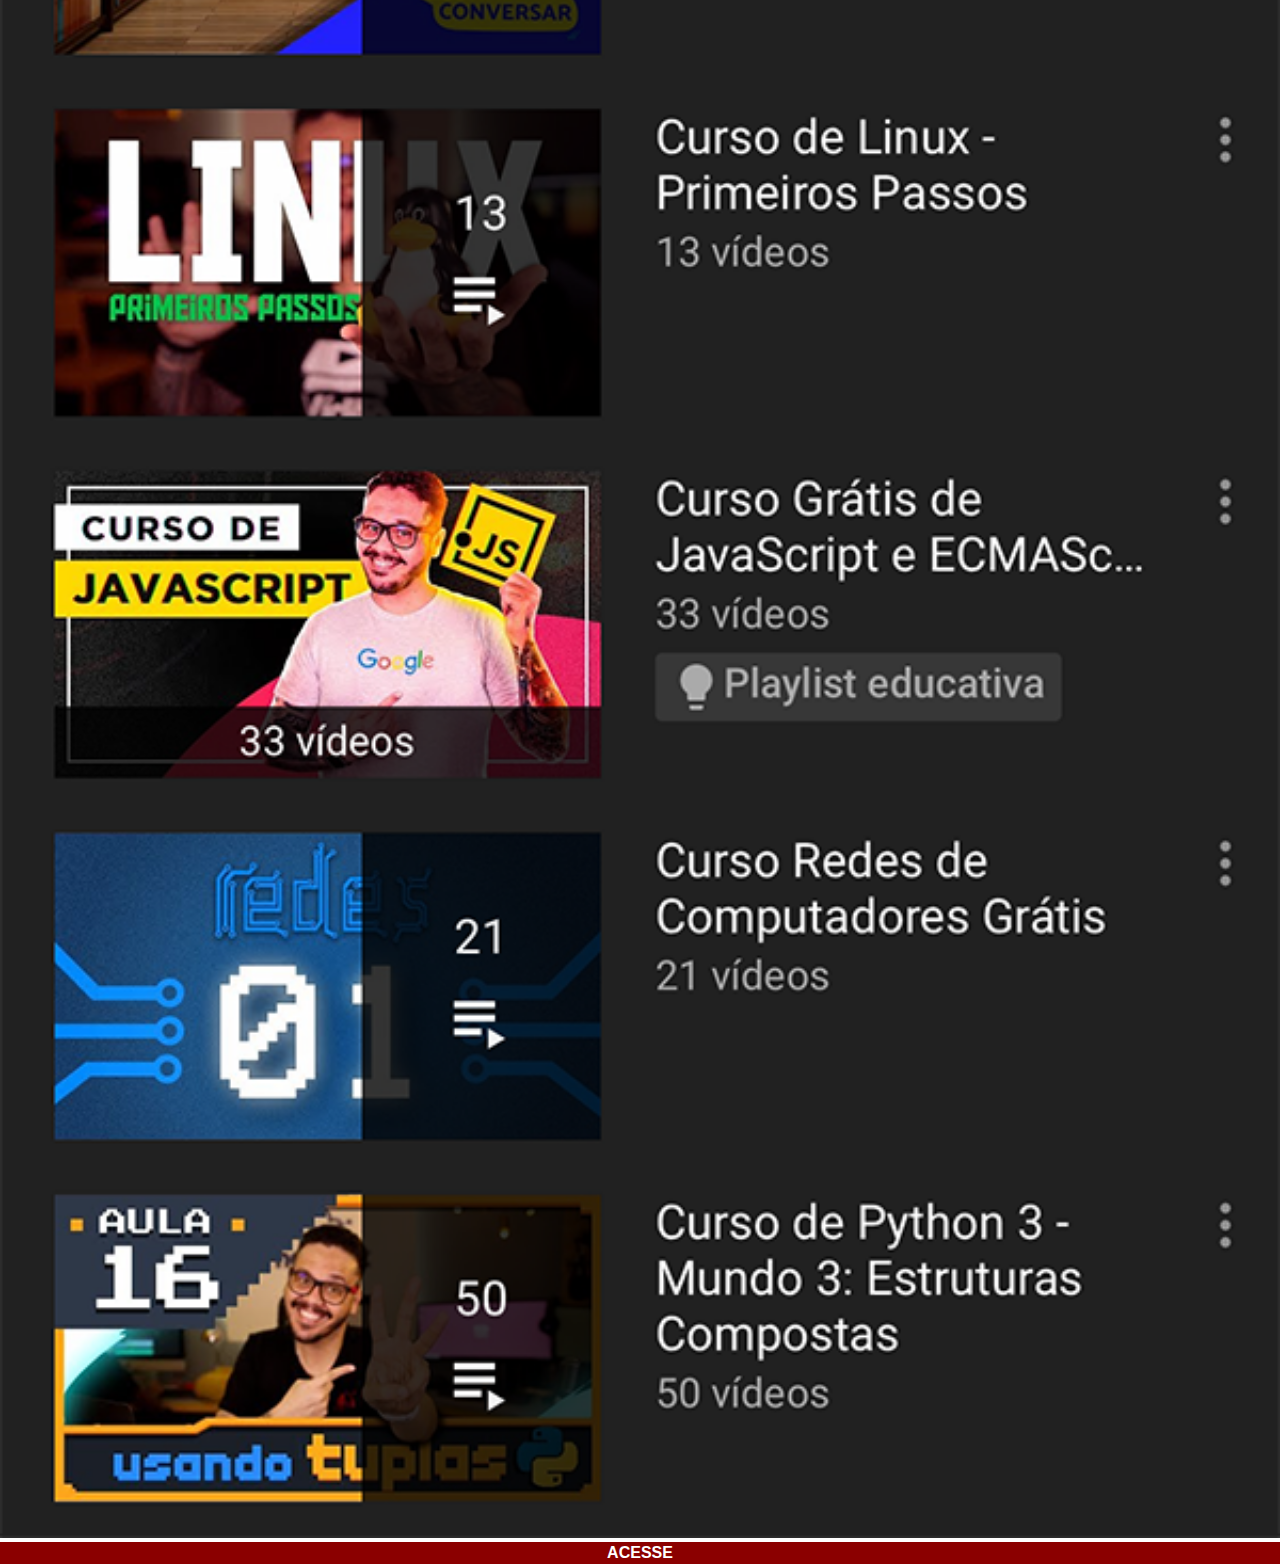
<file: youtube.html>
<!DOCTYPE html>
<html lang="pt-br">
<head>
    <meta charset="UTF-8">
    <meta http-equiv="X-UA-Compatible" content="IE=edge">
    <meta name="viewport" content="width=device-width, initial-scale=1.0">
    <title>Youtube</title>
    <link rel="stylesheet" href="estilos/social.css">
</head>
<body>
    <img src="imagens/tela-youtube.png" alt="youtube">
    <a href="https://www.youtube.com/c/CursoemV%C3%ADdeo/playlists" target="_blank">ACESSE</a>
</body>
</html>
</file>
<file: estilos/estilos.css>
*
{
    margin: 0px;
    padding: 0px;
    font-family: Arial, Helvetica, sans-serif;
}

html, body
{
    height: 100vh;
    width: 100vw;
    background-color: black;
}

body
{
    background: url(../imagens/fundo-madeira.jpg) no-repeat top center ;
    background-size: cover;
    background-attachment: fixed;
}

main
{
    position: relative;
    height:100vh;
    
}

section#telefone /*Phone in the middle*/
{
    position: absolute; /*Posso posicionar?*/
    top: 50%;   /*Posicionamento central*/
    left: 50%;  /*Posicionamento central*/
    transform: translate(-50%, -50%); /*Posicionamento central*/

    height: 627px;
    width: 311px;
    background: url(../imagens/frame-iphone.png) no-repeat;
    
}

iframe#tela
{
    position: relative;
    top: 80px;
    left: 22px;
    width: 267px;
    height: 471px;
}

section#redes-sociais
{
    text-align: right;
    margin: 20px;
    padding: 20px;
}

section#redes-sociais img
{
    width: 50px;
    margin: 10px;
    border-radius: 50%;
    box-shadow: 2px 2px 5px black;
    box-sizing: border-box;


}

section#redes-sociais img:hover
{
    border: 2px solid rgba(255, 255, 255, 0.414);
    transform: translate(-3px, -3px);
    box-shadow: 5px 5px 10px rgba(0, 0, 0, 0.384);
    transition: transform 0.3s, border 0.3s; 
}
</file>
<file: estilos/social.css>
*
{
    margin: 0px;
    padding: 0px;
    font-family: Arial, Helvetica, sans-serif;
}

::-webkit-scrollbar /*Esconde ScrollBar*/
{
    width: 0px;
    height: 0px;
}

img
{
    width: 100vw;

}

a
{
    display: block;
    background-color: darkred;
    padding: 2px;
    text-align: center;
    font-weight: bolder;
    text-decoration: none;
    color: white;

}
a:hover
{
    background-color: red;
}
</file>
